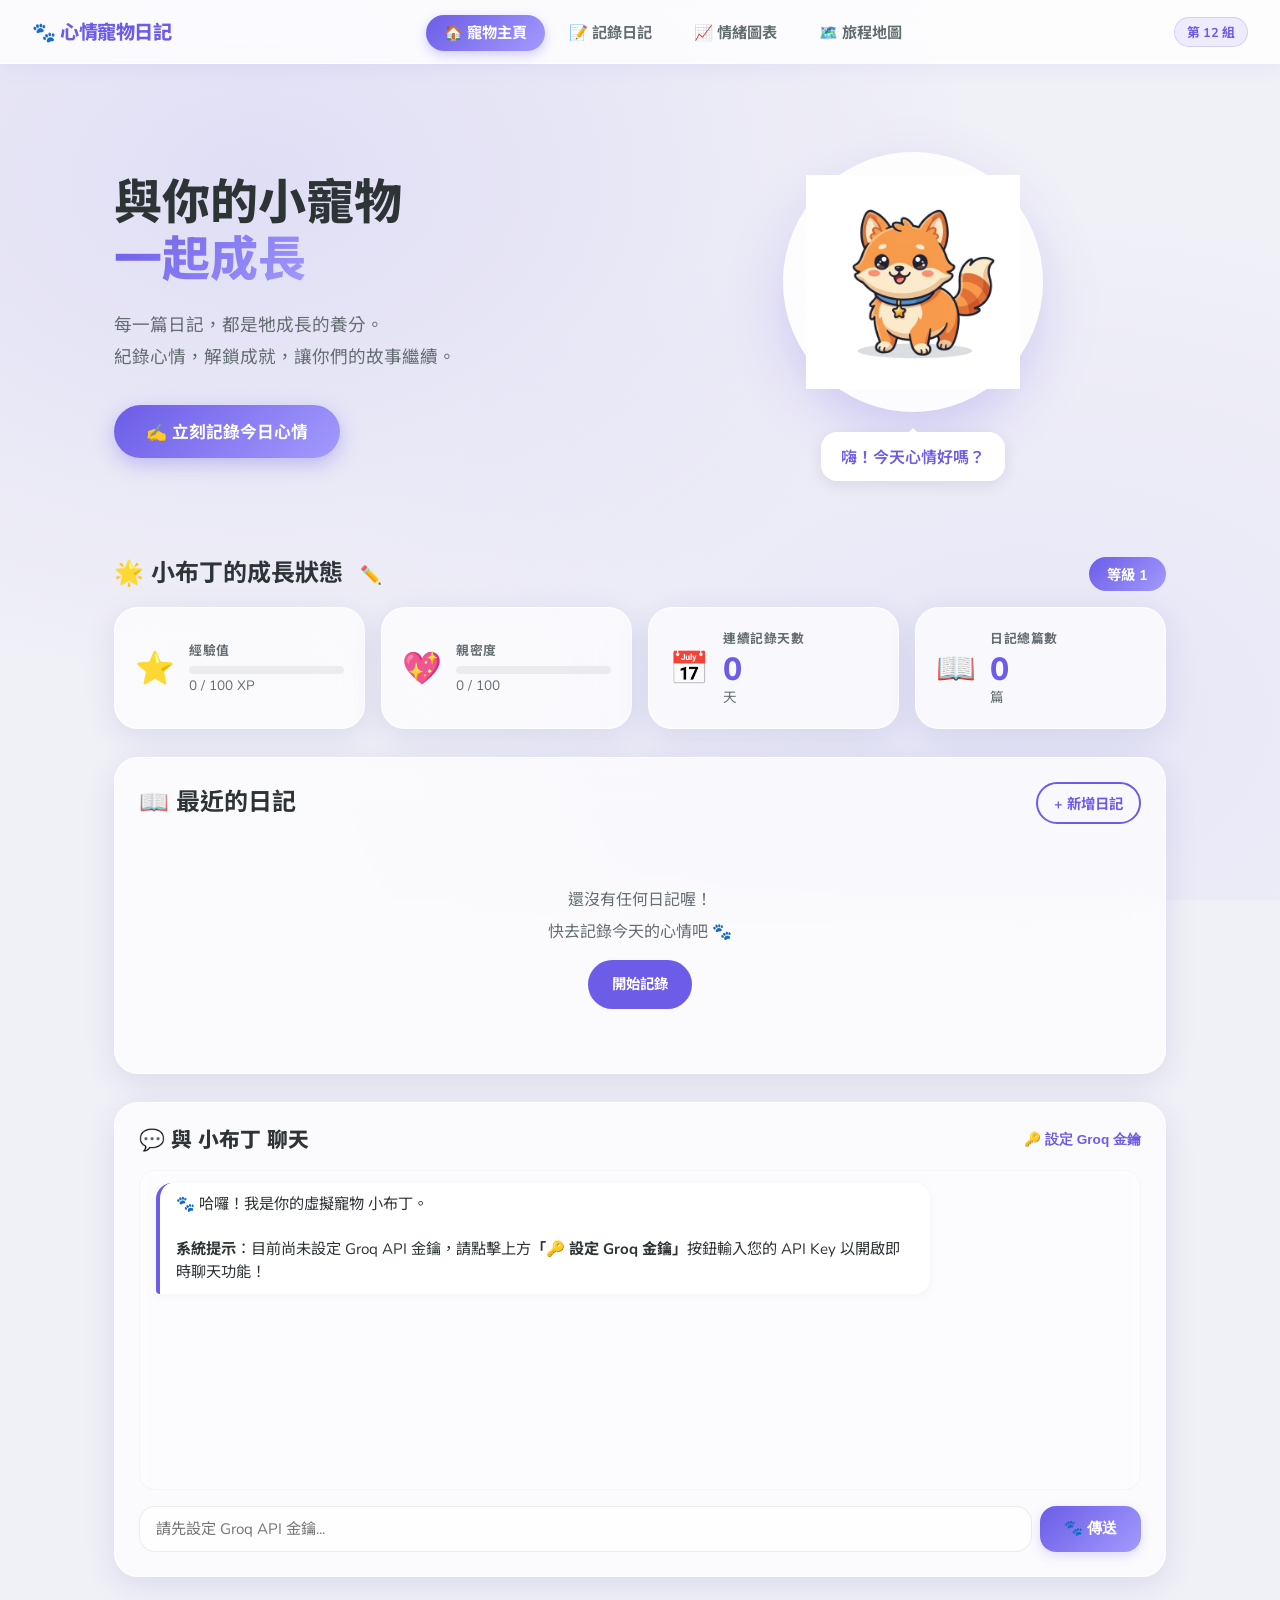
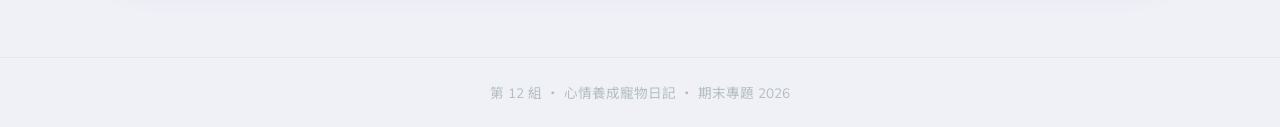
<file: index.html>
<!DOCTYPE html>
<html lang="zh-TW">
<head>
    <meta charset="UTF-8">
    <meta name="viewport" content="width=device-width, initial-scale=1.0">
    <title>心情養成寵物日記 | 首頁</title>
    <meta name="description" content="心情養成寵物日記 - 透過每日心情紀錄，陪伴你的虛擬寵物一起成長！">
    <link rel="stylesheet" href="style.css">
    <link href="https://fonts.googleapis.com/css2?family=Nunito:wght@400;600;700;800&family=Noto+Sans+TC:wght@400;500;700&display=swap" rel="stylesheet">
</head>
<body>

    <!-- 導覽列 -->
    <nav class="navbar" id="navbar">
        <div class="nav-brand">🐾 心情寵物日記</div>
        <ul class="nav-links">
            <li><a href="index.html" class="nav-link active" id="nav-home">🏠 寵物主頁</a></li>
            <li><a href="diary.html" class="nav-link" id="nav-diary">📝 記錄日記</a></li>
            <li><a href="analytics.html" class="nav-link" id="nav-analytics">📈 情緒圖表</a></li>
            <li><a href="journey.html" class="nav-link" id="nav-journey">🗺️ 旅程地圖</a></li>
        </ul>
        <div class="nav-group-badge">第 12 組</div>
    </nav>

    <div class="page-wrapper">

        <!-- 英雄區 -->
        <section class="hero-section">
            <div class="hero-text">
                <h1>與你的小寵物<br><span class="gradient-text">一起成長</span></h1>
                <p>每一篇日記，都是牠成長的養分。<br>紀錄心情，解鎖成就，讓你們的故事繼續。</p>
                <a href="diary.html" class="cta-btn" id="hero-cta-btn">✍️ 立刻記錄今日心情</a>
            </div>
            <div class="hero-pet">
                <div class="pet-aura"></div>
                <div class="pet-circle">
                    <img src="pet.png" alt="虛擬寵物小布丁" id="heroPetImage" class="hero-pet-img">
                </div>
                <div class="pet-speech-bubble" id="speechBubble">嗨！今天心情好嗎？</div>
            </div>
        </section>

        <!-- 寵物數值面板 -->
        <section class="stats-section">
            <div class="stats-header">
                <h2>🌟 <span id="petName">小布丁</span>的成長狀態 <button id="editPetNameBtn" class="edit-name-btn" title="修改寵物名字">✏️</button></h2>
                <span class="pet-name-tag" id="petNameTag">等級 <span id="petLevel">1</span></span>
            </div>
            <div class="stats-grid">
                <div class="stat-card glass-card">
                    <div class="stat-icon">⭐</div>
                    <div class="stat-info">
                        <label>經驗值</label>
                        <div class="progress-bar">
                            <div class="progress exp-bar" id="expBar" style="width: 20%;"></div>
                        </div>
                        <span class="stat-value" id="expValue">20 / 100 XP</span>
                    </div>
                </div>
                <div class="stat-card glass-card">
                    <div class="stat-icon">💖</div>
                    <div class="stat-info">
                        <label>親密度</label>
                        <div class="progress-bar">
                            <div class="progress intimacy-bar" id="intimacyBar" style="width: 50%;"></div>
                        </div>
                        <span class="stat-value" id="intimacyValue">50 / 100</span>
                    </div>
                </div>
                <div class="stat-card glass-card">
                    <div class="stat-icon">📅</div>
                    <div class="stat-info">
                        <label>連續記錄天數</label>
                        <div class="streak-count" id="streakCount">0</div>
                        <span class="stat-value">天</span>
                    </div>
                </div>
                <div class="stat-card glass-card">
                    <div class="stat-icon">📖</div>
                    <div class="stat-info">
                        <label>日記總篇數</label>
                        <div class="streak-count" id="diaryCount">0</div>
                        <span class="stat-value">篇</span>
                    </div>
                </div>
            </div>
        </section>

        <!-- 最近日記區 -->
        <section class="recent-section glass-card">
            <div class="recent-header">
                <h2>📖 最近的日記</h2>
                <a href="diary.html" class="link-btn" id="write-diary-btn">+ 新增日記</a>
            </div>
            <div id="recentDiaries" class="diary-preview-list">
                <div class="empty-state">
                    <p>還沒有任何日記喔！<br>快去記錄今天的心情吧 🐾</p>
                    <a href="diary.html" id="empty-state-diary-btn">開始記錄</a>
                </div>
            </div>
        </section>

        <!-- 寵物聊天對話區 -->
        <section class="chat-section glass-card">
            <div class="chat-header">
                <h2>💬 與 <span id="chatPetName">小布丁</span> 聊天</h2>
                <button id="apiKeyToggleBtn" class="api-key-toggle-btn">🔑 設定 Groq 金鑰</button>
            </div>
            
            <!-- API Key 摺疊設定欄 -->
            <div id="apiKeyPanel" class="api-key-panel hidden">
                <label for="apiKeyInput">輸入您的 Groq API Key (僅存在您的瀏覽器本地):</label>
                <div class="api-key-input-group">
                    <input type="password" id="apiKeyInput" placeholder="gsk_..." />
                    <button id="saveApiKeyBtn" class="api-key-save-btn">儲存金鑰</button>
                </div>
            </div>

            <!-- 聊天訊息視窗 -->
            <div class="chat-container" id="chatContainer">
                <div class="chat-msg bot" id="chatInitialMsg">
                    嗨！我是你的小寵物，今天想跟我聊點什麼呢？🐾
                </div>
            </div>

            <!-- 發送輸入區 -->
            <div class="chat-input-area">
                <input type="text" id="chatInput" placeholder="輸入訊息..." disabled />
                <button id="sendChatBtn" class="chat-send-btn" disabled>🐾 傳送</button>
            </div>
        </section>

    </div>

    <footer class="app-footer">
        <p>第 12 組 ・ 心情養成寵物日記 ・ 期末專題 2026</p>
    </footer>

    <script src="db.js"></script>
    <script src="ai-config.js"></script>
    <script>
        document.addEventListener('DOMContentLoaded', () => {
            const db = PetDB.load();

            // 更新寵物數值 UI
            document.getElementById('petName').textContent = db.pet.name || '小布丁';
            document.getElementById('petLevel').textContent = db.pet.level;
            document.getElementById('petNameTag').innerHTML = `等級 <span id="petLevel">${db.pet.level}</span>`;
            document.getElementById('expBar').style.width = db.pet.exp + '%';
            document.getElementById('expValue').textContent = `${db.pet.exp} / 100 XP`;
            document.getElementById('intimacyBar').style.width = db.pet.intimacy + '%';
            document.getElementById('intimacyValue').textContent = `${db.pet.intimacy} / 100`;
            document.getElementById('streakCount').textContent = db.pet.streak;
            document.getElementById('diaryCount').textContent = db.diaries.length;

            // 編輯名字事件
            document.getElementById('editPetNameBtn').addEventListener('click', () => {
                const currentName = db.pet.name || '小布丁';
                const newName = prompt('替你的小寵物取個新名字吧：', currentName);
                if (newName !== null) {
                    const trimmedName = newName.trim();
                    if (trimmedName === '') {
                        alert('名字不能為空喔！');
                        return;
                    }
                    if (trimmedName.length > 10) {
                        alert('名字最長只能 10 個字喔！');
                        return;
                    }
                    db.pet.name = trimmedName;
                    PetDB.save(db);
                    document.getElementById('petName').textContent = trimmedName;
                    
                    // 同步更新 img 的 alt 屬性以維持網頁資訊一致
                    const petImg = document.getElementById('heroPetImage');
                    if (petImg) {
                        petImg.alt = `虛擬寵物${trimmedName}`;
                    }
                }
            });

            // 動態語言泡泡
            const moodMessages = {
                '喜': '今天你心情不錯呢！謝謝你陪著我😊',
                '樂': '哇！感受到你的快樂了！一起跳舞吧！😆',
                '怒': '發生什麼不開心的事嗎？我在這裡陪你😤',
                '哀': '難過的時候也要記得我喔…抱抱🥺',
            };
            const lastDiary = db.diaries[db.diaries.length - 1];
            if (lastDiary) {
                document.getElementById('speechBubble').textContent = moodMessages[lastDiary.mood] || '嗨！今天心情好嗎？';
            }

            // 最近日記
            const container = document.getElementById('recentDiaries');
            if (db.diaries.length > 0) {
                const recent = db.diaries.slice(-3).reverse();
                container.innerHTML = recent.map(d => `
                    <div class="diary-preview-item">
                        <div class="diary-preview-mood">${PetDB.MOOD_ICONS[d.mood]}</div>
                        <div class="diary-preview-body">
                            <div class="diary-preview-date">${d.date}</div>
                            <div class="diary-preview-text">${d.text || '（沒有文字內容）'}</div>
                        </div>
                    </div>
                `).join('');
            }

            // ============ 🐾 AI 寵物聊天邏輯 ============
            const petName = db.pet.name || '小布丁';
            const chatPetNameEl = document.getElementById('chatPetName');
            if (chatPetNameEl) chatPetNameEl.textContent = petName;

            const chatContainer = document.getElementById('chatContainer');
            const chatInitialMsg = document.getElementById('chatInitialMsg');
            const chatInput = document.getElementById('chatInput');
            const sendChatBtn = document.getElementById('sendChatBtn');
            const apiKeyToggleBtn = document.getElementById('apiKeyToggleBtn');
            const apiKeyPanel = document.getElementById('apiKeyPanel');
            const apiKeyInput = document.getElementById('apiKeyInput');
            const saveApiKeyBtn = document.getElementById('saveApiKeyBtn');

            // 對話短期記憶歷史
            let chatHistory = [];

            // 載入 API Key
            let apiKey = localStorage.getItem('groq_api_key') || '';
            if (apiKey) {
                apiKeyInput.value = apiKey;
                enableChat(true);
                chatInitialMsg.textContent = `嗨！我是你的小寵物 ${petName}，很高興見到你！今天想跟我聊點什麼呢？🐾`;
            } else {
                enableChat(false);
                chatInitialMsg.innerHTML = `🐾 哈囉！我是你的虛擬寵物 ${petName}。<br><br><strong>系統提示</strong>：目前尚未設定 Groq API 金鑰，請點擊上方<strong>「🔑 設定 Groq 金鑰」</strong>按鈕輸入您的 API Key 以開啟即時聊天功能！`;
            }

            // 切換金鑰設定欄顯示
            apiKeyToggleBtn.addEventListener('click', () => {
                apiKeyPanel.classList.toggle('hidden');
            });

            // 儲存金鑰
            saveApiKeyBtn.addEventListener('click', () => {
                const keyVal = apiKeyInput.value.trim();
                if (keyVal) {
                    localStorage.setItem('groq_api_key', keyVal);
                    apiKey = keyVal;
                    apiKeyPanel.classList.add('hidden');
                    enableChat(true);
                    chatInitialMsg.textContent = `太棒了！金鑰儲存成功！我是你的小寵物 ${petName}，現在我們可以開始聊天囉！💖`;
                    clearSystemMessages();
                } else {
                    localStorage.removeItem('groq_api_key');
                    apiKey = '';
                    enableChat(false);
                    chatInitialMsg.innerHTML = `🐾 虛擬寵物 ${petName} 等待你的金鑰中。<br><br><strong>系統提示</strong>：請填入有效的 Groq API 金鑰。`;
                }
            });

            function enableChat(enabled) {
                chatInput.disabled = !enabled;
                sendChatBtn.disabled = !enabled;
                if (enabled) {
                    chatInput.placeholder = "對寵物說些話吧...";
                } else {
                    chatInput.placeholder = "請先設定 Groq API 金鑰...";
                }
            }

            function clearSystemMessages() {
                const sysMsgs = chatContainer.querySelectorAll('.chat-msg.system');
                sysMsgs.forEach(el => el.remove());
            }

            // 發送訊息邏輯
            async function handleSendMessage() {
                const text = chatInput.value.trim();
                if (!text || chatInput.disabled) return;

                // 1. 渲染使用者訊息
                appendMessage('user', text);
                chatInput.value = '';

                // 2. 存入記憶 (最多保留最近 3 輪/6 條訊息)
                chatHistory.push({ role: 'user', content: text });
                if (chatHistory.length > 6) {
                    chatHistory = chatHistory.slice(-6);
                }

                // 3. 顯示打字中動畫
                const typingEl = showTypingIndicator();
                scrollToBottom();

                try {
                    // 4. 組裝 API 請求
                    const currentDb = PetDB.load(); // 讀取最新狀態（可能名字剛改過）
                    const currentPetName = currentDb.pet.name || '小布丁';
                    const lastDiaryEntry = currentDb.diaries[currentDb.diaries.length - 1];
                    const systemPrompt = AIConfig.getSystemPrompt(currentPetName, currentDb.pet, lastDiaryEntry ? lastDiaryEntry.mood : null);
                    
                    const messages = [
                        { role: 'system', content: systemPrompt },
                        ...chatHistory
                    ];

                    // 5. 調用 Groq API
                    const result = await AIConfig.sendToGroq(messages, apiKey);
                    const reply = result.choices?.[0]?.message?.content || `(搖搖頭，沒有說話) 🐾`;

                    // 6. 移除打字中動畫並渲染回覆
                    typingEl.remove();
                    appendMessage('bot', reply);
                    
                    // 7. 將回覆存入記憶
                    chatHistory.push({ role: 'assistant', content: reply });
                } catch (error) {
                    console.error('Groq API Error:', error);
                    typingEl.remove();
                    appendMessage('system', `❌ 連線失敗：${error.message}。請確認您的 API 金鑰是否正確或網路是否暢通。`);
                }
                scrollToBottom();
            }

            function appendMessage(role, text) {
                const msgEl = document.createElement('div');
                msgEl.className = `chat-msg ${role}`;
                msgEl.style.whiteSpace = 'pre-wrap';
                msgEl.textContent = text;
                chatContainer.appendChild(msgEl);
            }

            function showTypingIndicator() {
                const indicator = document.createElement('div');
                indicator.className = 'typing-indicator';
                indicator.innerHTML = `
                    <div class="typing-dot"></div>
                    <div class="typing-dot"></div>
                    <div class="typing-dot"></div>
                `;
                chatContainer.appendChild(indicator);
                return indicator;
            }

            function scrollToBottom() {
                chatContainer.scrollTop = chatContainer.scrollHeight;
            }

            // 事件監聽
            sendChatBtn.addEventListener('click', handleSendMessage);
            chatInput.addEventListener('keydown', (e) => {
                if (e.key === 'Enter') {
                    handleSendMessage();
                }
            });

            // 監聽修改寵物名字的額外邏輯
            document.getElementById('editPetNameBtn').addEventListener('click', () => {
                setTimeout(() => {
                    const updatedDb = PetDB.load();
                    const updatedName = updatedDb.pet.name || '小布丁';
                    const nameSpan = document.getElementById('chatPetName');
                    if (nameSpan) nameSpan.textContent = updatedName;
                    
                    const apiKeySaved = localStorage.getItem('groq_api_key');
                    if (!apiKeySaved && chatInitialMsg) {
                        chatInitialMsg.innerHTML = `🐾 哈囉！我是你的虛擬寵物 ${updatedName}。<br><br><strong>系統提示</strong>：目前尚未設定 Groq API 金鑰，請點擊上方<strong>「🔑 設定 Groq 金鑰」</strong>按鈕輸入您的 API Key 以開啟即時聊天功能！`;
                    } else if (apiKeySaved && chatInitialMsg.textContent.startsWith('嗨！') || chatInitialMsg.textContent.startsWith('太棒了！')) {
                        chatInitialMsg.textContent = `嗨！我是你的小寵物 ${updatedName}，很高興見到你！今天想跟我聊點什麼呢？🐾`;
                    }
                }, 100);
            });
        });
    </script>
</body>
</html>
</file>
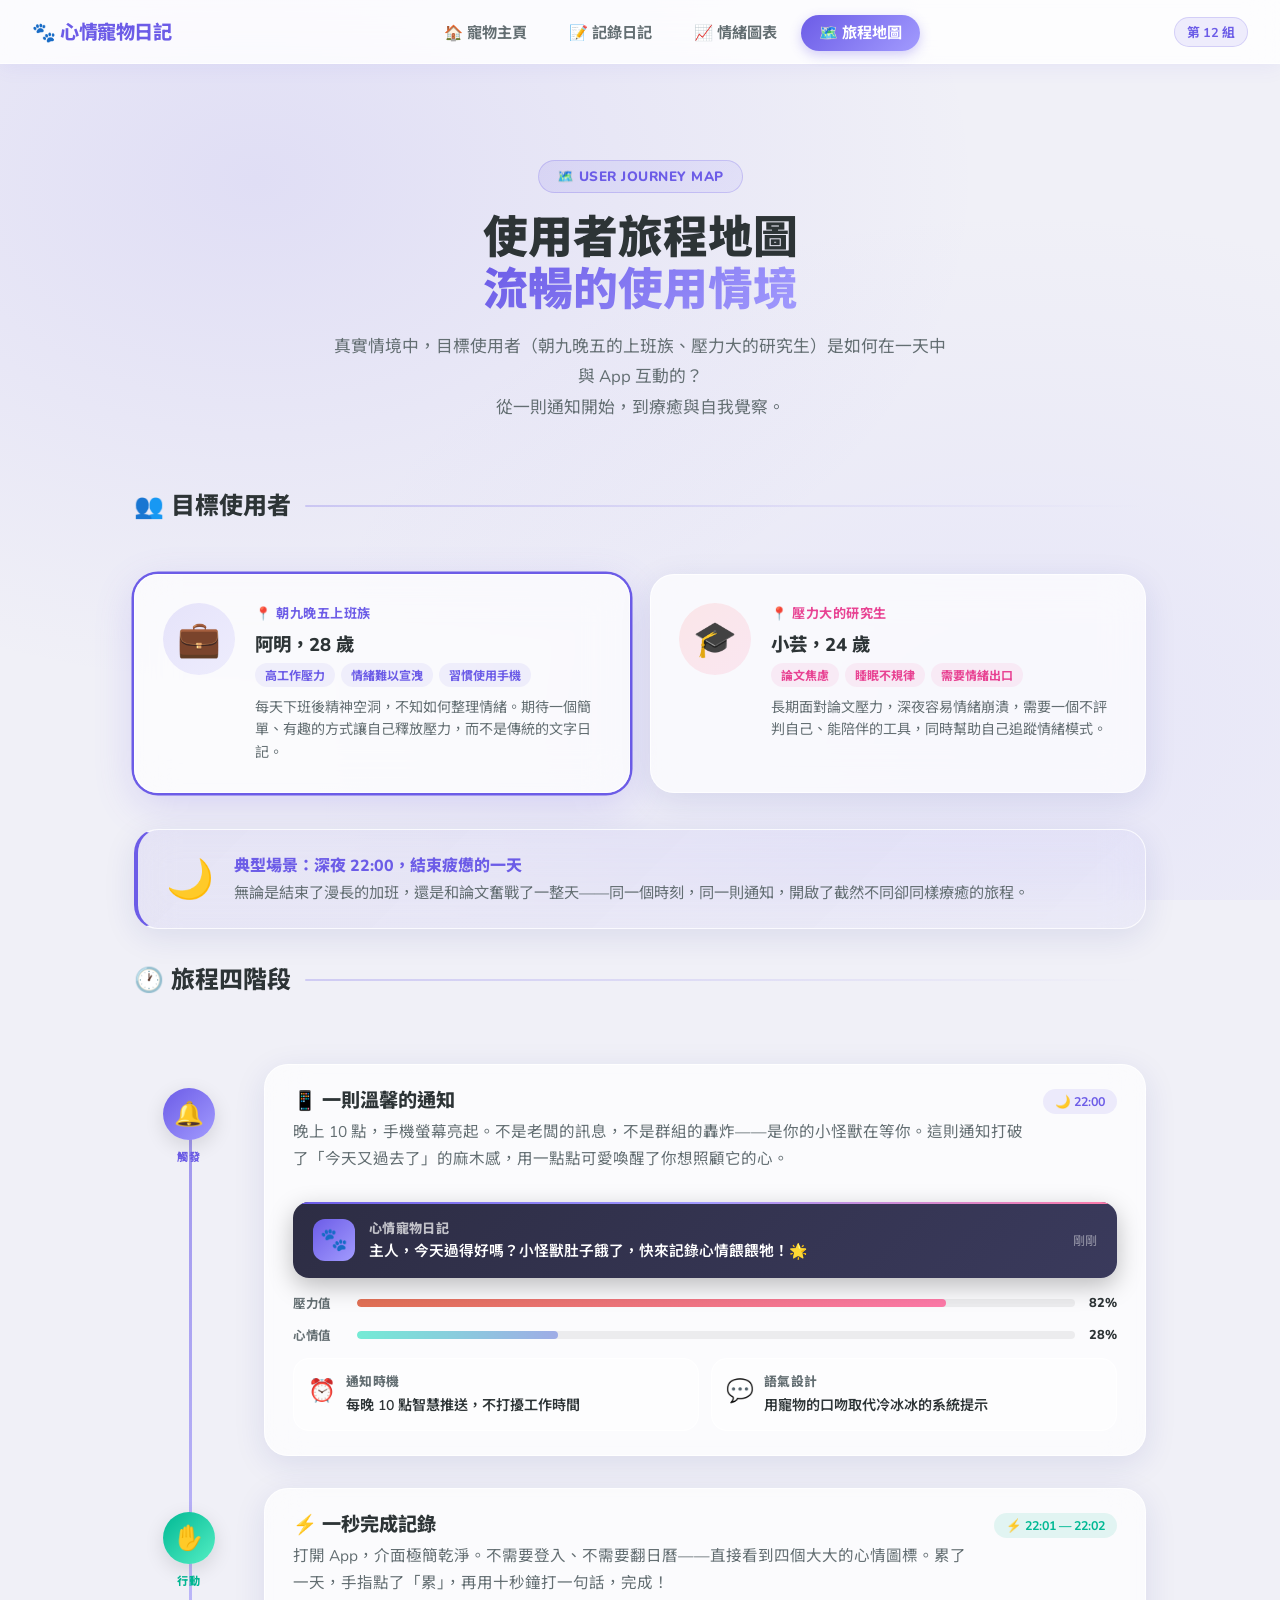
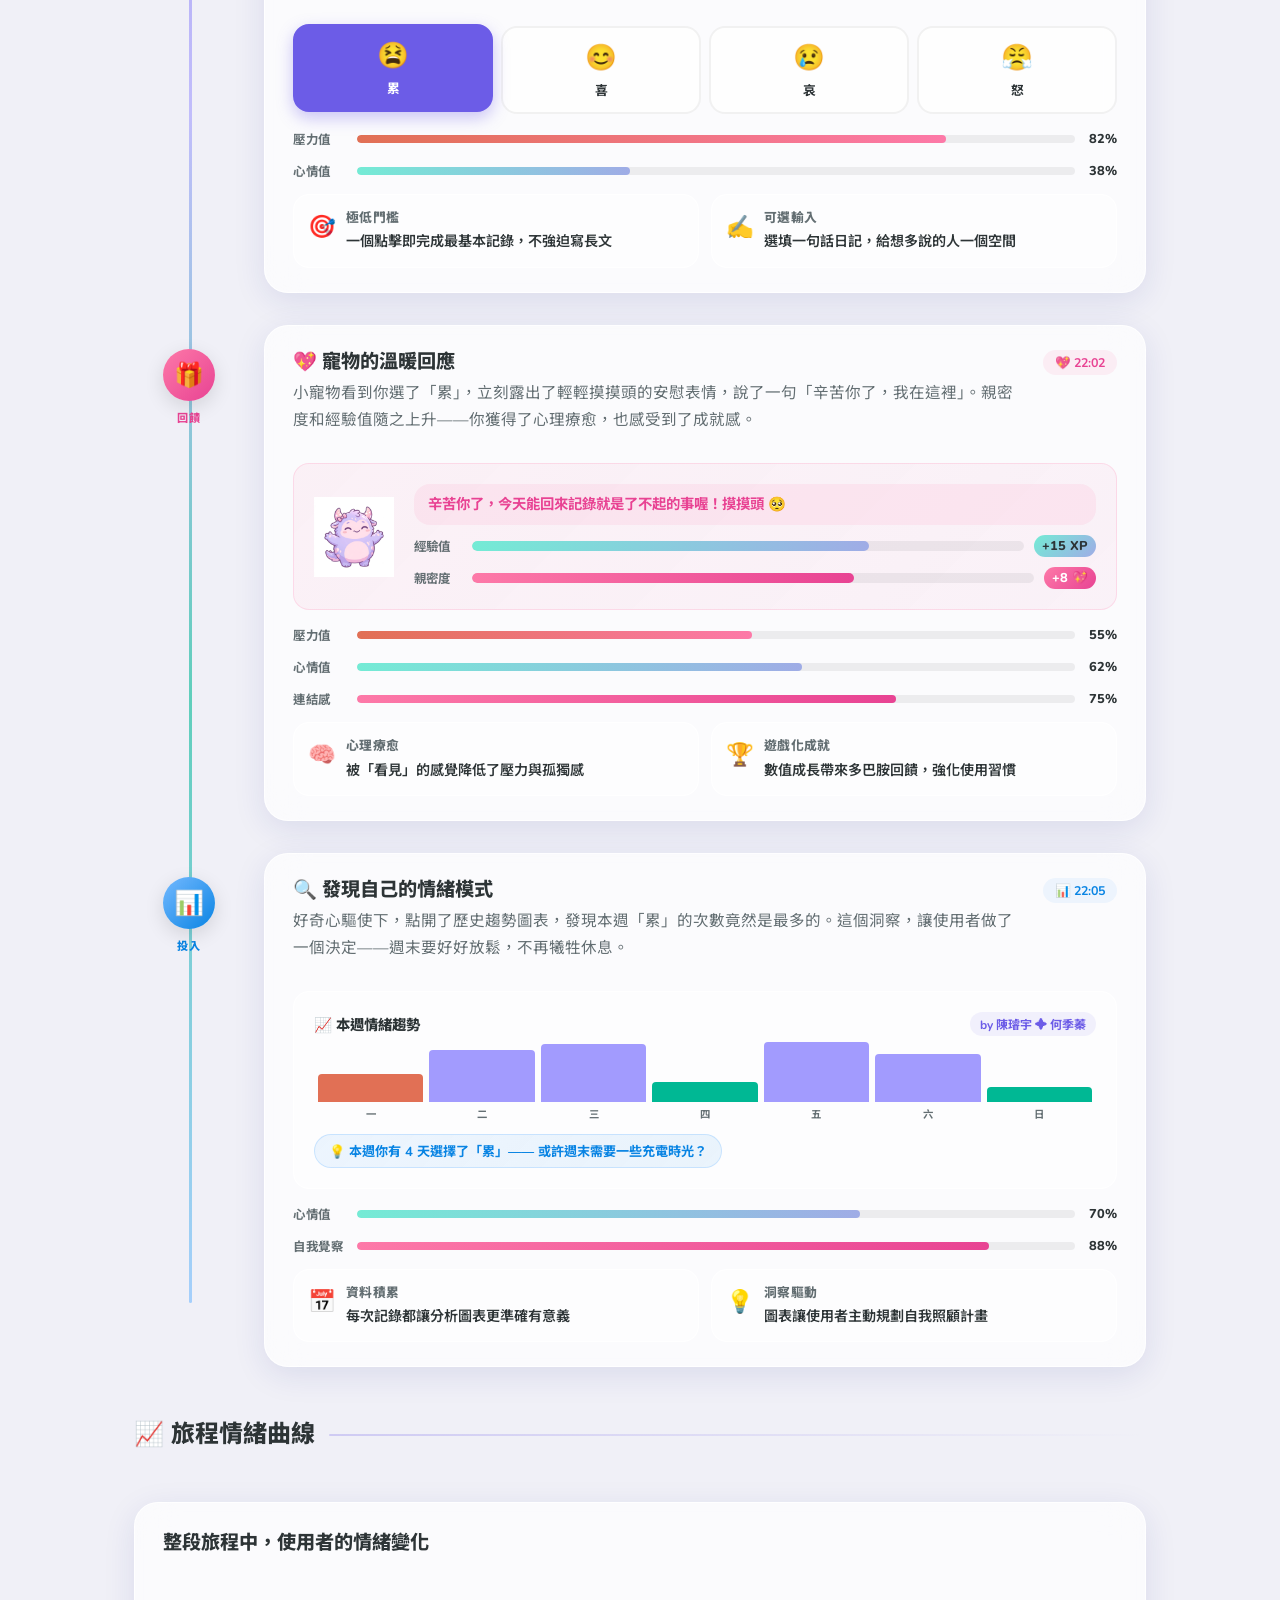
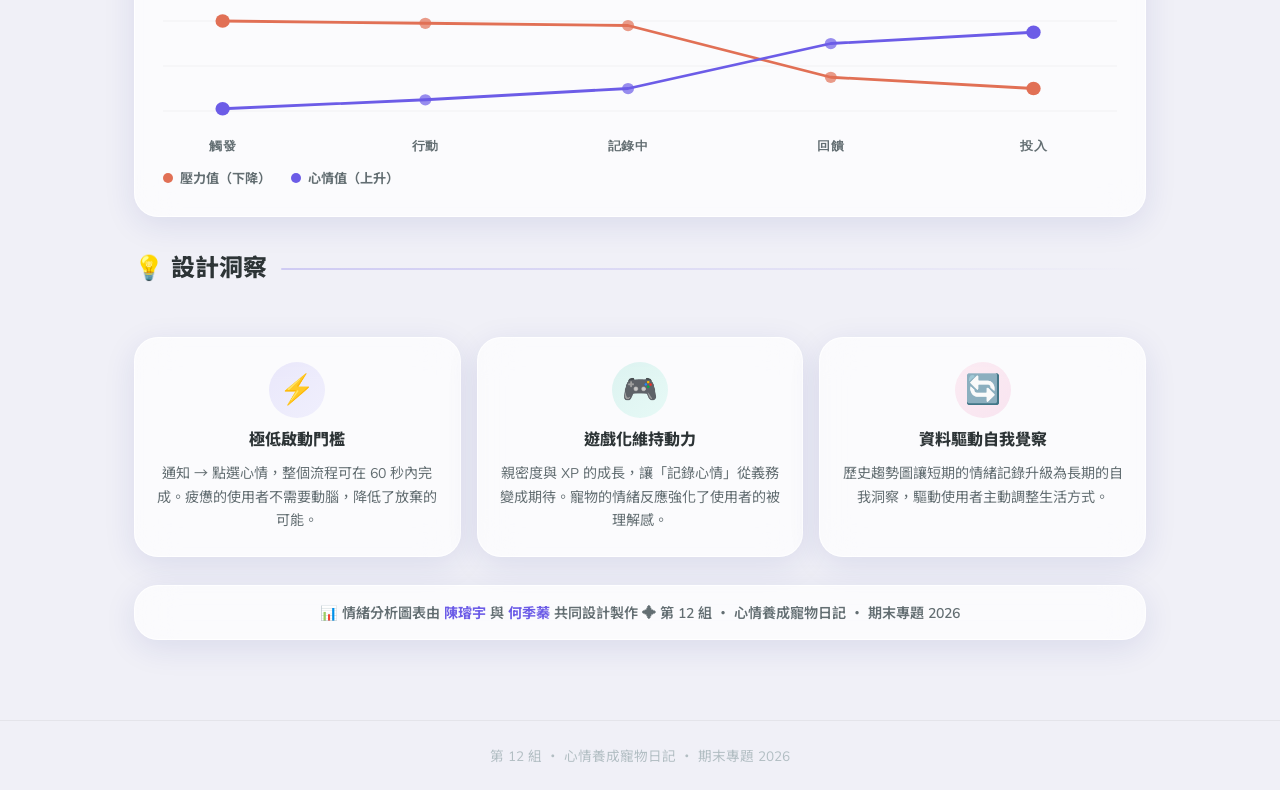
<file: journey.html>
<!DOCTYPE html>
<html lang="zh-TW">
<head>
    <meta charset="UTF-8">
    <meta name="viewport" content="width=device-width, initial-scale=1.0">
    <title>使用者旅程地圖 | 心情寵物日記</title>
    <meta name="description" content="心情養成寵物日記 — 使用者旅程地圖：朝九晚五上班族與壓力大的研究生如何與 App 互動的完整情境模擬">
    <link rel="stylesheet" href="style.css">
    <link href="https://fonts.googleapis.com/css2?family=Nunito:wght@400;600;700;800;900&family=Noto+Sans+TC:wght@400;500;700&display=swap" rel="stylesheet">
    <style>
        /* ====================================================
           使用者旅程地圖 — 專屬樣式
        ==================================================== */

        /* 頁面英雄區 */
        .journey-hero {
            text-align: center;
            padding: 56px 24px 32px;
            position: relative;
        }

        .journey-hero-badge {
            display: inline-flex;
            align-items: center;
            gap: 8px;
            background: linear-gradient(135deg, rgba(108,92,231,0.12), rgba(162,155,254,0.12));
            border: 1.5px solid rgba(108,92,231,0.25);
            color: var(--primary);
            font-size: 0.85rem;
            font-weight: 800;
            padding: 6px 18px;
            border-radius: 999px;
            margin-bottom: 20px;
            letter-spacing: 0.5px;
            text-transform: uppercase;
        }

        .journey-hero h1 {
            font-size: 2.8rem;
            font-weight: 900;
            line-height: 1.15;
            margin-bottom: 16px;
            color: var(--text-main);
        }

        .journey-hero p {
            font-size: 1.05rem;
            color: var(--text-muted);
            max-width: 620px;
            margin: 0 auto;
            line-height: 1.8;
        }

        /* ---- 使用者角色卡 ---- */
        .personas-section {
            display: grid;
            grid-template-columns: 1fr 1fr;
            gap: 20px;
            margin-bottom: 8px;
        }

        .persona-card {
            padding: 28px;
            display: flex;
            gap: 20px;
            align-items: flex-start;
            position: relative;
            overflow: hidden;
            cursor: pointer;
            transition: var(--transition);
        }

        .persona-card::before {
            content: '';
            position: absolute;
            inset: 0;
            opacity: 0;
            transition: opacity 0.3s ease;
            border-radius: var(--radius-lg);
        }

        .persona-card.worker::before {
            background: linear-gradient(135deg, rgba(108,92,231,0.06), rgba(162,155,254,0.06));
        }

        .persona-card.student::before {
            background: linear-gradient(135deg, rgba(255,118,117,0.06), rgba(253,121,168,0.06));
        }

        .persona-card:hover::before { opacity: 1; }

        .persona-card.active-persona {
            box-shadow: 0 0 0 2.5px var(--primary), 0 12px 40px rgba(108,92,231,0.2);
        }

        .persona-card.student.active-persona {
            box-shadow: 0 0 0 2.5px #e84393, 0 12px 40px rgba(232,67,147,0.2);
        }

        .persona-avatar {
            width: 72px;
            height: 72px;
            border-radius: 50%;
            display: flex;
            align-items: center;
            justify-content: center;
            font-size: 2.2rem;
            flex-shrink: 0;
            position: relative;
        }

        .persona-card.worker .persona-avatar {
            background: linear-gradient(135deg, rgba(108,92,231,0.15), rgba(162,155,254,0.15));
        }

        .persona-card.student .persona-avatar {
            background: linear-gradient(135deg, rgba(255,118,117,0.15), rgba(253,121,168,0.15));
        }

        .persona-info h3 {
            font-size: 1.15rem;
            font-weight: 800;
            color: var(--text-main);
            margin-bottom: 6px;
        }

        .persona-info .persona-role {
            font-size: 0.82rem;
            font-weight: 700;
            color: var(--primary);
            text-transform: uppercase;
            letter-spacing: 0.5px;
            margin-bottom: 10px;
        }

        .persona-card.student .persona-info .persona-role {
            color: #e84393;
        }

        .persona-tags {
            display: flex;
            flex-wrap: wrap;
            gap: 6px;
            margin-bottom: 10px;
        }

        .persona-tag {
            font-size: 0.75rem;
            font-weight: 700;
            padding: 3px 10px;
            border-radius: 999px;
            background: rgba(108,92,231,0.08);
            color: var(--primary);
        }

        .persona-card.student .persona-tag {
            background: rgba(232,67,147,0.08);
            color: #e84393;
        }

        .persona-pain {
            font-size: 0.88rem;
            color: var(--text-muted);
            line-height: 1.6;
        }

        /* ---- 旅程標題列 ---- */
        .journey-section-header {
            display: flex;
            align-items: center;
            gap: 14px;
            margin: 8px 0 24px;
        }

        .journey-section-header h2 {
            font-size: 1.5rem;
            font-weight: 800;
            color: var(--text-main);
            white-space: nowrap;
        }

        .section-line {
            flex: 1;
            height: 2px;
            background: linear-gradient(90deg, rgba(108,92,231,0.25), transparent);
            border-radius: 999px;
        }

        /* ---- 情境說明橫幅 ---- */
        .scenario-banner {
            padding: 22px 28px;
            display: flex;
            align-items: center;
            gap: 20px;
            background: linear-gradient(135deg, rgba(108,92,231,0.08), rgba(162,155,254,0.06));
            border-left: 4px solid var(--primary);
            border-radius: var(--radius-lg);
        }

        .scenario-banner .banner-icon {
            font-size: 2.4rem;
            flex-shrink: 0;
        }

        .scenario-banner .banner-text strong {
            display: block;
            font-size: 1rem;
            font-weight: 800;
            color: var(--primary);
            margin-bottom: 4px;
        }

        .scenario-banner .banner-text span {
            font-size: 0.95rem;
            color: var(--text-muted);
            line-height: 1.6;
        }

        /* ---- 旅程時間軸 ---- */
        .journey-timeline {
            position: relative;
            display: flex;
            flex-direction: column;
            gap: 0;
        }

        .timeline-connector {
            position: absolute;
            left: 55px;
            top: 80px;
            bottom: 80px;
            width: 3px;
            background: linear-gradient(180deg,
                rgba(108,92,231,0.6) 0%,
                rgba(162,155,254,0.6) 33%,
                rgba(0,184,148,0.6) 66%,
                rgba(116,185,255,0.6) 100%
            );
            border-radius: 999px;
        }

        /* 旅程步驟 */
        .journey-step {
            display: grid;
            grid-template-columns: 110px 1fr;
            gap: 0;
            position: relative;
            padding: 16px 0;
            opacity: 0;
            transform: translateX(-20px);
            transition: opacity 0.6s ease, transform 0.6s ease;
        }

        .journey-step.visible {
            opacity: 1;
            transform: translateX(0);
        }

        /* 左側時間軸節點 */
        .step-node {
            display: flex;
            flex-direction: column;
            align-items: center;
            gap: 8px;
            padding-top: 24px;
            position: relative;
            z-index: 2;
        }

        .node-icon {
            width: 52px;
            height: 52px;
            border-radius: 50%;
            display: flex;
            align-items: center;
            justify-content: center;
            font-size: 1.5rem;
            font-weight: 800;
            box-shadow: 0 6px 20px rgba(0,0,0,0.12);
            transition: transform 0.3s ease, box-shadow 0.3s ease;
            cursor: pointer;
            position: relative;
        }

        .node-icon::after {
            content: '';
            position: absolute;
            inset: -4px;
            border-radius: 50%;
            border: 2px solid transparent;
            transition: border-color 0.3s ease;
        }

        .journey-step:hover .node-icon {
            transform: scale(1.12);
            box-shadow: 0 10px 28px rgba(0,0,0,0.18);
        }

        .journey-step:hover .node-icon::after {
            border-color: currentColor;
            opacity: 0.4;
        }

        .node-step-label {
            font-size: 0.7rem;
            font-weight: 800;
            text-transform: uppercase;
            letter-spacing: 0.8px;
            text-align: center;
        }

        /* 步驟顏色主題 */
        .step-trigger .node-icon { background: linear-gradient(135deg, #6C5CE7, #A29BFE); color: white; }
        .step-trigger .node-step-label { color: #6C5CE7; }
        .step-action .node-icon { background: linear-gradient(135deg, #00b894, #55efc4); color: white; }
        .step-action .node-step-label { color: #00b894; }
        .step-reward .node-icon { background: linear-gradient(135deg, #fd79a8, #e84393); color: white; }
        .step-reward .node-step-label { color: #e84393; }
        .step-invest .node-icon { background: linear-gradient(135deg, #74b9ff, #0984e3); color: white; }
        .step-invest .node-step-label { color: #0984e3; }

        /* 步驟主體卡片 */
        .step-content {
            margin-left: 20px;
        }

        .step-card {
            padding: 24px 28px;
            border-radius: var(--radius-lg);
            transition: var(--transition);
            position: relative;
            overflow: hidden;
        }

        .step-card::after {
            content: '';
            position: absolute;
            right: 0;
            top: 0;
            bottom: 0;
            width: 5px;
            border-radius: 0 var(--radius-lg) var(--radius-lg) 0;
            transition: opacity 0.3s ease;
            opacity: 0;
        }

        .step-trigger .step-card::after { background: linear-gradient(180deg, #6C5CE7, #A29BFE); }
        .step-action .step-card::after { background: linear-gradient(180deg, #00b894, #55efc4); }
        .step-reward .step-card::after { background: linear-gradient(180deg, #fd79a8, #e84393); }
        .step-invest .step-card::after { background: linear-gradient(180deg, #74b9ff, #0984e3); }

        .journey-step:hover .step-card::after { opacity: 1; }

        .step-top {
            display: flex;
            align-items: flex-start;
            justify-content: space-between;
            gap: 16px;
            margin-bottom: 14px;
        }

        .step-meta h3 {
            font-size: 1.2rem;
            font-weight: 800;
            color: var(--text-main);
            margin-bottom: 4px;
        }

        .step-time-badge {
            display: inline-flex;
            align-items: center;
            gap: 5px;
            font-size: 0.78rem;
            font-weight: 700;
            padding: 4px 12px;
            border-radius: 999px;
            white-space: nowrap;
        }

        .step-trigger .step-time-badge { background: rgba(108,92,231,0.1); color: #6C5CE7; }
        .step-action .step-time-badge { background: rgba(0,184,148,0.1); color: #00b894; }
        .step-reward .step-time-badge { background: rgba(253,121,168,0.1); color: #e84393; }
        .step-invest .step-time-badge { background: rgba(116,185,255,0.1); color: #0984e3; }

        .step-desc {
            font-size: 0.97rem;
            color: var(--text-muted);
            line-height: 1.75;
            margin-bottom: 16px;
        }

        /* 情緒曲線指示器 */
        .emotion-row {
            display: flex;
            align-items: center;
            gap: 12px;
            margin-bottom: 14px;
        }

        .emotion-label {
            font-size: 0.78rem;
            font-weight: 700;
            color: var(--text-muted);
            text-transform: uppercase;
            letter-spacing: 0.5px;
            width: 52px;
            flex-shrink: 0;
        }

        .emotion-bar-wrap {
            flex: 1;
            height: 8px;
            background: rgba(0,0,0,0.06);
            border-radius: 999px;
            overflow: hidden;
        }

        .emotion-bar {
            height: 100%;
            border-radius: 999px;
            transition: width 1.2s cubic-bezier(0.4, 0, 0.2, 1);
            width: 0;
        }

        .emotion-bar.loaded { /* set by JS */ }

        .emotion-stress .emotion-bar { background: linear-gradient(90deg, #e17055, #fd79a8); }
        .emotion-mood .emotion-bar { background: linear-gradient(90deg, #74ebd5, #9face6); }
        .emotion-connect .emotion-bar { background: linear-gradient(90deg, #fd79a8, #e84393); }

        .emotion-val {
            font-size: 0.8rem;
            font-weight: 800;
            color: var(--text-main);
            width: 30px;
            text-align: right;
            flex-shrink: 0;
        }

        /* 步驟詳細互動內容 */
        .step-detail-grid {
            display: grid;
            grid-template-columns: 1fr 1fr;
            gap: 12px;
            margin-top: 4px;
        }

        .detail-chip {
            display: flex;
            align-items: flex-start;
            gap: 10px;
            padding: 14px;
            border-radius: var(--radius-md);
            background: rgba(255,255,255,0.5);
            border: 1px solid rgba(255,255,255,0.8);
            font-size: 0.88rem;
            line-height: 1.5;
            transition: var(--transition);
        }

        .detail-chip:hover {
            background: rgba(255,255,255,0.85);
            transform: translateY(-2px);
        }

        .detail-chip .chip-icon {
            font-size: 1.4rem;
            flex-shrink: 0;
            margin-top: 1px;
        }

        .detail-chip .chip-body strong {
            display: block;
            font-size: 0.8rem;
            font-weight: 800;
            color: var(--text-muted);
            text-transform: uppercase;
            letter-spacing: 0.3px;
            margin-bottom: 3px;
        }

        .detail-chip .chip-body span {
            color: var(--text-main);
            font-weight: 600;
        }

        /* 通知卡模擬 */
        .notif-card {
            display: flex;
            align-items: center;
            gap: 14px;
            padding: 16px 20px;
            background: linear-gradient(135deg, #2d2d44, #3a3a5c);
            border-radius: var(--radius-md);
            box-shadow: 0 8px 24px rgba(0,0,0,0.25);
            color: white;
            margin-bottom: 16px;
            position: relative;
            overflow: hidden;
            animation: notifPulse 3s ease-in-out infinite;
        }

        @keyframes notifPulse {
            0%, 100% { box-shadow: 0 8px 24px rgba(108,92,231,0.25); }
            50% { box-shadow: 0 12px 32px rgba(108,92,231,0.45); }
        }

        .notif-card::before {
            content: '';
            position: absolute;
            top: 0;
            left: 0;
            right: 0;
            height: 2px;
            background: linear-gradient(90deg, #6C5CE7, #A29BFE, #fd79a8);
        }

        .notif-app-icon {
            width: 42px;
            height: 42px;
            border-radius: 12px;
            background: linear-gradient(135deg, #6C5CE7, #A29BFE);
            display: flex;
            align-items: center;
            justify-content: center;
            font-size: 1.4rem;
            flex-shrink: 0;
        }

        .notif-body {
            flex: 1;
        }

        .notif-title {
            font-size: 0.82rem;
            font-weight: 800;
            opacity: 0.7;
            margin-bottom: 3px;
            letter-spacing: 0.3px;
        }

        .notif-text {
            font-size: 0.92rem;
            font-weight: 600;
            line-height: 1.4;
        }

        .notif-time {
            font-size: 0.75rem;
            opacity: 0.5;
            flex-shrink: 0;
        }

        /* 手機介面模擬 */
        .phone-mockup {
            display: flex;
            gap: 16px;
            flex-wrap: wrap;
        }

        .mood-grid-demo {
            display: grid;
            grid-template-columns: repeat(4, 1fr);
            gap: 8px;
            flex: 1;
        }

        .mood-demo-btn {
            display: flex;
            flex-direction: column;
            align-items: center;
            gap: 5px;
            padding: 12px 6px;
            border-radius: var(--radius-md);
            background: rgba(255,255,255,0.6);
            border: 2px solid rgba(0,0,0,0.05);
            font-size: 0.8rem;
            font-weight: 700;
            transition: var(--transition);
            cursor: pointer;
        }

        .mood-demo-btn:hover { transform: translateY(-2px); background: rgba(255,255,255,0.9); }

        .mood-demo-btn.selected-demo {
            background: #6C5CE7;
            border-color: #6C5CE7;
            color: white;
            transform: translateY(-2px);
            box-shadow: 0 6px 16px rgba(108,92,231,0.35);
        }

        .mood-demo-btn .demo-icon { font-size: 1.6rem; }

        /* 寵物回饋展示 */
        .pet-reward-display {
            display: flex;
            align-items: center;
            gap: 20px;
            padding: 20px;
            background: linear-gradient(135deg, rgba(253,121,168,0.08), rgba(232,67,147,0.05));
            border-radius: var(--radius-md);
            border: 1.5px solid rgba(253,121,168,0.2);
        }

        .pet-reward-img {
            width: 80px;
            height: 80px;
            object-fit: contain;
            animation: float 3s ease-in-out infinite;
        }

        .reward-stats {
            flex: 1;
            display: flex;
            flex-direction: column;
            gap: 10px;
        }

        .reward-stat-item {
            display: flex;
            align-items: center;
            gap: 10px;
        }

        .reward-stat-item label {
            font-size: 0.78rem;
            font-weight: 700;
            color: var(--text-muted);
            width: 48px;
        }

        .reward-bar {
            flex: 1;
            height: 10px;
            background: rgba(0,0,0,0.06);
            border-radius: 999px;
            overflow: hidden;
        }

        .reward-bar-fill {
            height: 100%;
            border-radius: 999px;
            animation: growBar 1.5s cubic-bezier(0.4, 0, 0.2, 1) forwards;
        }

        @keyframes growBar {
            from { width: 0%; }
        }

        .exp-fill { background: linear-gradient(90deg, #74ebd5, #9face6); width: 72%; }
        .intimacy-fill { background: linear-gradient(90deg, #fd79a8, #e84393); width: 68%; }

        .reward-plus-badge {
            font-size: 0.8rem;
            font-weight: 800;
            color: white;
            padding: 2px 8px;
            border-radius: 999px;
            flex-shrink: 0;
        }

        .exp-badge { background: linear-gradient(135deg, #74ebd5, #9face6); color: #2d3436; }
        .intimacy-badge { background: linear-gradient(135deg, #fd79a8, #e84393); }

        .speech-reward {
            font-size: 0.9rem;
            font-weight: 700;
            color: #e84393;
            background: rgba(253,121,168,0.1);
            border-radius: var(--radius-md);
            padding: 10px 14px;
            line-height: 1.5;
        }

        /* 圖表模擬區 */
        .chart-demo-area {
            padding: 20px;
            background: rgba(255,255,255,0.5);
            border-radius: var(--radius-md);
            border: 1px solid rgba(255,255,255,0.8);
        }

        .chart-demo-header {
            display: flex;
            justify-content: space-between;
            align-items: center;
            margin-bottom: 16px;
        }

        .chart-demo-title {
            font-size: 0.9rem;
            font-weight: 800;
            color: var(--text-main);
        }

        .chart-demo-author {
            font-size: 0.75rem;
            color: var(--primary);
            font-weight: 700;
            background: rgba(108,92,231,0.08);
            padding: 3px 10px;
            border-radius: 999px;
        }

        .mini-chart {
            display: flex;
            align-items: flex-end;
            gap: 6px;
            height: 70px;
            padding: 0 4px;
        }

        .mini-bar-group {
            flex: 1;
            display: flex;
            flex-direction: column;
            align-items: center;
            gap: 4px;
        }

        .mini-bar {
            width: 100%;
            border-radius: 4px 4px 0 0;
            transition: height 1s cubic-bezier(0.4, 0, 0.2, 1);
            animation: barGrow 1.5s ease forwards;
            animation-delay: calc(var(--i) * 0.08s);
            height: 0;
        }

        @keyframes barGrow {
            from { height: 0; }
            to { height: var(--h); }
        }

        .mini-day {
            font-size: 0.65rem;
            color: var(--text-muted);
            font-weight: 700;
        }

        .insight-tag {
            display: inline-flex;
            align-items: center;
            gap: 6px;
            margin-top: 12px;
            padding: 6px 14px;
            background: linear-gradient(135deg, rgba(116,185,255,0.12), rgba(9,132,227,0.08));
            border: 1.5px solid rgba(116,185,255,0.3);
            border-radius: 999px;
            font-size: 0.82rem;
            font-weight: 700;
            color: #0984e3;
        }

        /* ---- 整體情緒曲線圖 ---- */
        .emotion-curve-section {
            padding: 28px;
        }

        .emotion-curve-section h2 {
            font-size: 1.2rem;
            font-weight: 800;
            margin-bottom: 20px;
            color: var(--text-main);
        }

        .curve-chart-wrap {
            position: relative;
            height: 180px;
            width: 100%;
        }

        .curve-svg {
            width: 100%;
            height: 100%;
        }

        .curve-legend {
            display: flex;
            gap: 20px;
            margin-top: 12px;
            flex-wrap: wrap;
        }

        .legend-item {
            display: flex;
            align-items: center;
            gap: 7px;
            font-size: 0.82rem;
            font-weight: 700;
            color: var(--text-muted);
        }

        .legend-dot {
            width: 10px;
            height: 10px;
            border-radius: 50%;
        }

        /* ---- 設計洞察摘要 ---- */
        .insights-grid {
            display: grid;
            grid-template-columns: repeat(3, 1fr);
            gap: 16px;
        }

        .insight-card {
            padding: 24px 20px;
            text-align: center;
            display: flex;
            flex-direction: column;
            align-items: center;
            gap: 12px;
        }

        .insight-icon-wrap {
            width: 56px;
            height: 56px;
            border-radius: 50%;
            display: flex;
            align-items: center;
            justify-content: center;
            font-size: 1.8rem;
        }

        .insight-card:nth-child(1) .insight-icon-wrap { background: linear-gradient(135deg, rgba(108,92,231,0.12), rgba(162,155,254,0.12)); }
        .insight-card:nth-child(2) .insight-icon-wrap { background: linear-gradient(135deg, rgba(0,184,148,0.12), rgba(85,239,196,0.12)); }
        .insight-card:nth-child(3) .insight-icon-wrap { background: linear-gradient(135deg, rgba(253,121,168,0.12), rgba(232,67,147,0.12)); }

        .insight-card h3 {
            font-size: 1rem;
            font-weight: 800;
            color: var(--text-main);
        }

        .insight-card p {
            font-size: 0.88rem;
            color: var(--text-muted);
            line-height: 1.65;
        }

        /* ---- 製作者署名 ---- */
        .credits-bar {
            text-align: center;
            padding: 16px;
            font-size: 0.88rem;
            color: var(--text-muted);
            font-weight: 600;
        }

        .credits-bar strong {
            color: var(--primary);
        }

        /* ---- RWD ---- */
        @media (max-width: 900px) {
            .personas-section { grid-template-columns: 1fr; }
            .step-detail-grid { grid-template-columns: 1fr; }
            .insights-grid { grid-template-columns: 1fr; }
            .journey-hero h1 { font-size: 2rem; }
            .timeline-connector { left: 45px; }
            .journey-step { grid-template-columns: 90px 1fr; }
        }

        @media (max-width: 600px) {
            .journey-step { grid-template-columns: 80px 1fr; }
            .step-card { padding: 18px; }
            .mood-grid-demo { grid-template-columns: repeat(2, 1fr); }
        }
    </style>
</head>
<body>

    <!-- 導覽列 -->
    <nav class="navbar" id="navbar">
        <div class="nav-brand">🐾 心情寵物日記</div>
        <ul class="nav-links">
            <li><a href="index.html" class="nav-link" id="nav-home">🏠 寵物主頁</a></li>
            <li><a href="diary.html" class="nav-link" id="nav-diary">📝 記錄日記</a></li>
            <li><a href="analytics.html" class="nav-link" id="nav-analytics">📈 情緒圖表</a></li>
            <li><a href="journey.html" class="nav-link active" id="nav-journey">🗺️ 旅程地圖</a></li>
        </ul>
        <div class="nav-group-badge">第 12 組</div>
    </nav>

    <div class="page-wrapper" style="max-width:1060px;">

        <!-- 頁面英雄 -->
        <section class="journey-hero">
            <div class="journey-hero-badge">🗺️ User Journey Map</div>
            <h1>使用者旅程地圖<br><span class="gradient-text">流暢的使用情境</span></h1>
            <p>真實情境中，目標使用者（朝九晚五的上班族、壓力大的研究生）是如何在一天中與 App 互動的？<br>從一則通知開始，到療癒與自我覺察。</p>
        </section>

        <!-- 使用者角色 -->
        <div class="journey-section-header">
            <h2>👥 目標使用者</h2>
            <div class="section-line"></div>
        </div>

        <div class="personas-section">
            <!-- 上班族 -->
            <div class="persona-card glass-card worker active-persona" id="persona-worker" onclick="selectPersona('worker')">
                <div class="persona-avatar">💼</div>
                <div class="persona-info">
                    <div class="persona-role">📍 朝九晚五上班族</div>
                    <h3>阿明，28 歲</h3>
                    <div class="persona-tags">
                        <span class="persona-tag">高工作壓力</span>
                        <span class="persona-tag">情緒難以宣洩</span>
                        <span class="persona-tag">習慣使用手機</span>
                    </div>
                    <p class="persona-pain">每天下班後精神空洞，不知如何整理情緒。期待一個簡單、有趣的方式讓自己釋放壓力，而不是傳統的文字日記。</p>
                </div>
            </div>

            <!-- 研究生 -->
            <div class="persona-card glass-card student" id="persona-student" onclick="selectPersona('student')">
                <div class="persona-avatar">🎓</div>
                <div class="persona-info">
                    <div class="persona-role">📍 壓力大的研究生</div>
                    <h3>小芸，24 歲</h3>
                    <div class="persona-tags">
                        <span class="persona-tag">論文焦慮</span>
                        <span class="persona-tag">睡眠不規律</span>
                        <span class="persona-tag">需要情緒出口</span>
                    </div>
                    <p class="persona-pain">長期面對論文壓力，深夜容易情緒崩潰，需要一個不評判自己、能陪伴的工具，同時幫助自己追蹤情緒模式。</p>
                </div>
            </div>
        </div>

        <!-- 情境說明 -->
        <div class="scenario-banner glass-card">
            <div class="banner-icon">🌙</div>
            <div class="banner-text">
                <strong>典型場景：深夜 22:00，結束疲憊的一天</strong>
                <span>無論是結束了漫長的加班，還是和論文奮戰了一整天——同一個時刻，同一則通知，開啟了截然不同卻同樣療癒的旅程。</span>
            </div>
        </div>

        <!-- 旅程地圖主體 -->
        <div class="journey-section-header">
            <h2>🕐 旅程四階段</h2>
            <div class="section-line"></div>
        </div>

        <div class="journey-timeline">
            <div class="timeline-connector"></div>

            <!-- ① 觸發 Trigger -->
            <div class="journey-step step-trigger" id="step-1">
                <div class="step-node">
                    <div class="node-icon">🔔</div>
                    <div class="node-step-label">觸發</div>
                </div>
                <div class="step-content">
                    <div class="step-card glass-card">
                        <div class="step-top">
                            <div class="step-meta">
                                <h3>📱 一則溫馨的通知</h3>
                                <p class="step-desc">晚上 10 點，手機螢幕亮起。不是老闆的訊息，不是群組的轟炸——是你的小怪獸在等你。這則通知打破了「今天又過去了」的麻木感，用一點點可愛喚醒了你想照顧它的心。</p>
                            </div>
                            <div class="step-time-badge">🌙 22:00</div>
                        </div>

                        <!-- 手機通知模擬 -->
                        <div class="notif-card">
                            <div class="notif-app-icon">🐾</div>
                            <div class="notif-body">
                                <div class="notif-title">心情寵物日記</div>
                                <div class="notif-text">主人，今天過得好嗎？小怪獸肚子餓了，快來記錄心情餵餵牠！🌟</div>
                            </div>
                            <div class="notif-time">剛剛</div>
                        </div>

                        <!-- 情緒指標 -->
                        <div class="emotion-row emotion-stress">
                            <span class="emotion-label">壓力值</span>
                            <div class="emotion-bar-wrap"><div class="emotion-bar" data-width="82"></div></div>
                            <span class="emotion-val">82%</span>
                        </div>
                        <div class="emotion-row emotion-mood">
                            <span class="emotion-label">心情值</span>
                            <div class="emotion-bar-wrap"><div class="emotion-bar" data-width="28"></div></div>
                            <span class="emotion-val">28%</span>
                        </div>

                        <div class="step-detail-grid">
                            <div class="detail-chip">
                                <div class="chip-icon">⏰</div>
                                <div class="chip-body">
                                    <strong>通知時機</strong>
                                    <span>每晚 10 點智慧推送，不打擾工作時間</span>
                                </div>
                            </div>
                            <div class="detail-chip">
                                <div class="chip-icon">💬</div>
                                <div class="chip-body">
                                    <strong>語氣設計</strong>
                                    <span>用寵物的口吻取代冷冰冰的系統提示</span>
                                </div>
                            </div>
                        </div>
                    </div>
                </div>
            </div>

            <!-- ② 行動 Action -->
            <div class="journey-step step-action" id="step-2">
                <div class="step-node">
                    <div class="node-icon">✋</div>
                    <div class="node-step-label">行動</div>
                </div>
                <div class="step-content">
                    <div class="step-card glass-card">
                        <div class="step-top">
                            <div class="step-meta">
                                <h3>⚡ 一秒完成記錄</h3>
                                <p class="step-desc">打開 App，介面極簡乾淨。不需要登入、不需要翻日曆——直接看到四個大大的心情圖標。累了一天，手指點了「累」，再用十秒鐘打一句話，完成！</p>
                            </div>
                            <div class="step-time-badge">⚡ 22:01 — 22:02</div>
                        </div>

                        <!-- 心情選擇模擬 -->
                        <div class="mood-grid-demo" style="margin-bottom:16px;">
                            <div class="mood-demo-btn selected-demo" id="demo-tired" onclick="selectMoodDemo('tired')">
                                <div class="demo-icon">😫</div>
                                <span>累</span>
                            </div>
                            <div class="mood-demo-btn" id="demo-happy" onclick="selectMoodDemo('happy')">
                                <div class="demo-icon">😊</div>
                                <span>喜</span>
                            </div>
                            <div class="mood-demo-btn" id="demo-sad" onclick="selectMoodDemo('sad')">
                                <div class="demo-icon">😢</div>
                                <span>哀</span>
                            </div>
                            <div class="mood-demo-btn" id="demo-angry" onclick="selectMoodDemo('angry')">
                                <div class="demo-icon">😤</div>
                                <span>怒</span>
                            </div>
                        </div>

                        <!-- 情緒指標 -->
                        <div class="emotion-row emotion-stress">
                            <span class="emotion-label">壓力值</span>
                            <div class="emotion-bar-wrap"><div class="emotion-bar" data-width="82"></div></div>
                            <span class="emotion-val">82%</span>
                        </div>
                        <div class="emotion-row emotion-mood">
                            <span class="emotion-label">心情值</span>
                            <div class="emotion-bar-wrap"><div class="emotion-bar" data-width="38"></div></div>
                            <span class="emotion-val">38%</span>
                        </div>

                        <div class="step-detail-grid">
                            <div class="detail-chip">
                                <div class="chip-icon">🎯</div>
                                <div class="chip-body">
                                    <strong>極低門檻</strong>
                                    <span>一個點擊即完成最基本記錄，不強迫寫長文</span>
                                </div>
                            </div>
                            <div class="detail-chip">
                                <div class="chip-icon">✍️</div>
                                <div class="chip-body">
                                    <strong>可選輸入</strong>
                                    <span>選填一句話日記，給想多說的人一個空間</span>
                                </div>
                            </div>
                        </div>
                    </div>
                </div>
            </div>

            <!-- ③ 回饋 Reward -->
            <div class="journey-step step-reward" id="step-3">
                <div class="step-node">
                    <div class="node-icon">🎁</div>
                    <div class="node-step-label">回饋</div>
                </div>
                <div class="step-content">
                    <div class="step-card glass-card">
                        <div class="step-top">
                            <div class="step-meta">
                                <h3>💖 寵物的溫暖回應</h3>
                                <p class="step-desc">小寵物看到你選了「累」，立刻露出了輕輕摸摸頭的安慰表情，說了一句「辛苦你了，我在這裡」。親密度和經驗值隨之上升——你獲得了心理療愈，也感受到了成就感。</p>
                            </div>
                            <div class="step-time-badge">💖 22:02</div>
                        </div>

                        <!-- 寵物回饋展示 -->
                        <div class="pet-reward-display" style="margin-bottom:16px;">
                            <img src="pet_comfort.png" alt="寵物安慰表情" class="pet-reward-img" onerror="this.style.fontSize='3rem'; this.style.width='80px'; this.outerHTML='<div style=\'font-size:3rem; width:80px; text-align:center;\'>🥺</div>'">
                            <div class="reward-stats">
                                <div class="speech-reward">辛苦你了，今天能回來記錄就是了不起的事喔！摸摸頭 🥺</div>
                                <div class="reward-stat-item">
                                    <label>經驗值</label>
                                    <div class="reward-bar"><div class="reward-bar-fill exp-fill"></div></div>
                                    <span class="reward-plus-badge exp-badge">+15 XP</span>
                                </div>
                                <div class="reward-stat-item">
                                    <label>親密度</label>
                                    <div class="reward-bar"><div class="reward-bar-fill intimacy-fill"></div></div>
                                    <span class="reward-plus-badge intimacy-badge">+8 💖</span>
                                </div>
                            </div>
                        </div>

                        <!-- 情緒指標 -->
                        <div class="emotion-row emotion-stress">
                            <span class="emotion-label">壓力值</span>
                            <div class="emotion-bar-wrap"><div class="emotion-bar" data-width="55"></div></div>
                            <span class="emotion-val">55%</span>
                        </div>
                        <div class="emotion-row emotion-mood">
                            <span class="emotion-label">心情值</span>
                            <div class="emotion-bar-wrap"><div class="emotion-bar" data-width="62"></div></div>
                            <span class="emotion-val">62%</span>
                        </div>
                        <div class="emotion-row emotion-connect">
                            <span class="emotion-label">連結感</span>
                            <div class="emotion-bar-wrap"><div class="emotion-bar" data-width="75"></div></div>
                            <span class="emotion-val">75%</span>
                        </div>

                        <div class="step-detail-grid">
                            <div class="detail-chip">
                                <div class="chip-icon">🧠</div>
                                <div class="chip-body">
                                    <strong>心理療愈</strong>
                                    <span>被「看見」的感覺降低了壓力與孤獨感</span>
                                </div>
                            </div>
                            <div class="detail-chip">
                                <div class="chip-icon">🏆</div>
                                <div class="chip-body">
                                    <strong>遊戲化成就</strong>
                                    <span>數值成長帶來多巴胺回饋，強化使用習慣</span>
                                </div>
                            </div>
                        </div>
                    </div>
                </div>
            </div>

            <!-- ④ 投入 Investment -->
            <div class="journey-step step-invest" id="step-4">
                <div class="step-node">
                    <div class="node-icon">📊</div>
                    <div class="node-step-label">投入</div>
                </div>
                <div class="step-content">
                    <div class="step-card glass-card">
                        <div class="step-top">
                            <div class="step-meta">
                                <h3>🔍 發現自己的情緒模式</h3>
                                <p class="step-desc">好奇心驅使下，點開了歷史趨勢圖表，發現本週「累」的次數竟然是最多的。這個洞察，讓使用者做了一個決定——週末要好好放鬆，不再犧牲休息。</p>
                            </div>
                            <div class="step-time-badge">📊 22:05</div>
                        </div>

                        <!-- 圖表模擬 -->
                        <div class="chart-demo-area" style="margin-bottom:16px;">
                            <div class="chart-demo-header">
                                <span class="chart-demo-title">📈 本週情緒趨勢</span>
                                <span class="chart-demo-author">by 陳璿宇 ✦ 何季蓁</span>
                            </div>
                            <div class="mini-chart" id="miniChart">
                                <!-- JS 動態生成 -->
                            </div>
                            <div class="insight-tag">
                                💡 本週你有 4 天選擇了「累」—— 或許週末需要一些充電時光？
                            </div>
                        </div>

                        <!-- 情緒指標 -->
                        <div class="emotion-row emotion-mood">
                            <span class="emotion-label">心情值</span>
                            <div class="emotion-bar-wrap"><div class="emotion-bar" data-width="70"></div></div>
                            <span class="emotion-val">70%</span>
                        </div>
                        <div class="emotion-row emotion-connect">
                            <span class="emotion-label">自我覺察</span>
                            <div class="emotion-bar-wrap"><div class="emotion-bar" data-width="88"></div></div>
                            <span class="emotion-val">88%</span>
                        </div>

                        <div class="step-detail-grid">
                            <div class="detail-chip">
                                <div class="chip-icon">📅</div>
                                <div class="chip-body">
                                    <strong>資料積累</strong>
                                    <span>每次記錄都讓分析圖表更準確有意義</span>
                                </div>
                            </div>
                            <div class="detail-chip">
                                <div class="chip-icon">💡</div>
                                <div class="chip-body">
                                    <strong>洞察驅動</strong>
                                    <span>圖表讓使用者主動規劃自我照顧計畫</span>
                                </div>
                            </div>
                        </div>
                    </div>
                </div>
            </div>

        </div><!-- /journey-timeline -->

        <!-- 整體情緒曲線 -->
        <div class="journey-section-header">
            <h2>📈 旅程情緒曲線</h2>
            <div class="section-line"></div>
        </div>

        <div class="emotion-curve-section glass-card">
            <h2>整段旅程中，使用者的情緒變化</h2>
            <div class="curve-chart-wrap">
                <svg class="curve-svg" viewBox="0 0 800 160" preserveAspectRatio="none" id="curveSvg">
                    <!-- 背景格線 -->
                    <line x1="0" y1="40" x2="800" y2="40" stroke="rgba(0,0,0,0.04)" stroke-width="1"/>
                    <line x1="0" y1="80" x2="800" y2="80" stroke="rgba(0,0,0,0.04)" stroke-width="1"/>
                    <line x1="0" y1="120" x2="800" y2="120" stroke="rgba(0,0,0,0.04)" stroke-width="1"/>

                    <!-- 壓力曲線（紅） -->
                    <polyline id="stressLine" points="50,40 220,42 390,44 560,90 730,100"
                        fill="none" stroke="#e17055" stroke-width="2.5" stroke-linecap="round" stroke-linejoin="round"
                        stroke-dasharray="1000" stroke-dashoffset="1000" style="transition: stroke-dashoffset 2s ease"/>

                    <!-- 心情曲線（紫） -->
                    <polyline id="moodLine" points="50,118 220,110 390,100 560,60 730,50"
                        fill="none" stroke="#6C5CE7" stroke-width="2.5" stroke-linecap="round" stroke-linejoin="round"
                        stroke-dasharray="1000" stroke-dashoffset="1000" style="transition: stroke-dashoffset 2s ease 0.3s"/>

                    <!-- 節點標記 -->
                    <circle cx="50" cy="40" r="6" fill="#e17055"/>
                    <circle cx="50" cy="118" r="6" fill="#6C5CE7"/>
                    <circle cx="220" cy="42" r="5" fill="#e17055" opacity="0.7"/>
                    <circle cx="220" cy="110" r="5" fill="#6C5CE7" opacity="0.7"/>
                    <circle cx="390" cy="44" r="5" fill="#e17055" opacity="0.7"/>
                    <circle cx="390" cy="100" r="5" fill="#6C5CE7" opacity="0.7"/>
                    <circle cx="560" cy="90" r="5" fill="#e17055" opacity="0.7"/>
                    <circle cx="560" cy="60" r="5" fill="#6C5CE7" opacity="0.7"/>
                    <circle cx="730" cy="100" r="6" fill="#e17055"/>
                    <circle cx="730" cy="50" r="6" fill="#6C5CE7"/>

                    <!-- 標籤 -->
                    <text x="50" y="155" text-anchor="middle" font-size="11" fill="#636e72" font-family="Nunito, sans-serif" font-weight="700">觸發</text>
                    <text x="220" y="155" text-anchor="middle" font-size="11" fill="#636e72" font-family="Nunito, sans-serif" font-weight="700">行動</text>
                    <text x="390" y="155" text-anchor="middle" font-size="11" fill="#636e72" font-family="Nunito, sans-serif" font-weight="700">記錄中</text>
                    <text x="560" y="155" text-anchor="middle" font-size="11" fill="#636e72" font-family="Nunito, sans-serif" font-weight="700">回饋</text>
                    <text x="730" y="155" text-anchor="middle" font-size="11" fill="#636e72" font-family="Nunito, sans-serif" font-weight="700">投入</text>
                </svg>
            </div>
            <div class="curve-legend">
                <div class="legend-item">
                    <div class="legend-dot" style="background:#e17055;"></div>
                    壓力值（下降）
                </div>
                <div class="legend-item">
                    <div class="legend-dot" style="background:#6C5CE7;"></div>
                    心情值（上升）
                </div>
            </div>
        </div>

        <!-- 設計洞察摘要 -->
        <div class="journey-section-header">
            <h2>💡 設計洞察</h2>
            <div class="section-line"></div>
        </div>

        <div class="insights-grid">
            <div class="insight-card glass-card">
                <div class="insight-icon-wrap">⚡</div>
                <h3>極低啟動門檻</h3>
                <p>通知 → 點選心情，整個流程可在 60 秒內完成。疲憊的使用者不需要動腦，降低了放棄的可能。</p>
            </div>
            <div class="insight-card glass-card">
                <div class="insight-icon-wrap">🎮</div>
                <h3>遊戲化維持動力</h3>
                <p>親密度與 XP 的成長，讓「記錄心情」從義務變成期待。寵物的情緒反應強化了使用者的被理解感。</p>
            </div>
            <div class="insight-card glass-card">
                <div class="insight-icon-wrap">🔄</div>
                <h3>資料驅動自我覺察</h3>
                <p>歷史趨勢圖讓短期的情緒記錄升級為長期的自我洞察，驅動使用者主動調整生活方式。</p>
            </div>
        </div>

        <div class="credits-bar glass-card">
            📊 情緒分析圖表由 <strong>陳璿宇</strong> 與 <strong>何季蓁</strong> 共同設計製作 ✦ 第 12 組 ・ 心情養成寵物日記 ・ 期末專題 2026
        </div>

    </div><!-- /page-wrapper -->

    <footer class="app-footer">
        <p>第 12 組 ・ 心情養成寵物日記 ・ 期末專題 2026</p>
    </footer>

    <script>
    // ---- 旅程步驟 Intersection Observer ---- //
    const steps = document.querySelectorAll('.journey-step');
    const observer = new IntersectionObserver((entries) => {
        entries.forEach((entry, i) => {
            if (entry.isIntersecting) {
                entry.target.classList.add('visible');
                // 當步驟出現時，觸發情緒條動畫
                const bars = entry.target.querySelectorAll('.emotion-bar');
                bars.forEach(bar => {
                    const w = bar.getAttribute('data-width');
                    setTimeout(() => { bar.style.width = w + '%'; }, 200);
                });
            }
        });
    }, { threshold: 0.15 });

    steps.forEach(step => observer.observe(step));

    // ---- 情緒曲線動畫 ---- //
    const curveObserver = new IntersectionObserver((entries) => {
        entries.forEach(entry => {
            if (entry.isIntersecting) {
                document.getElementById('stressLine').style.strokeDashoffset = '0';
                document.getElementById('moodLine').style.strokeDashoffset = '0';
            }
        });
    }, { threshold: 0.3 });
    const curveSvg = document.getElementById('curveSvg');
    if (curveSvg) curveObserver.observe(curveSvg);

    // ---- 心情按鈕 Demo ---- //
    function selectMoodDemo(mood) {
        document.querySelectorAll('.mood-demo-btn').forEach(btn => btn.classList.remove('selected-demo'));
        const el = document.getElementById('demo-' + mood);
        if (el) el.classList.add('selected-demo');
    }

    // ---- 使用者角色切換 ---- //
    function selectPersona(type) {
        document.getElementById('persona-worker').classList.remove('active-persona');
        document.getElementById('persona-student').classList.remove('active-persona');
        document.getElementById('persona-' + type).classList.add('active-persona');
    }

    // ---- 迷你圖表生成 ---- //
    const weekData = [
        { day: '一', moods: ['😤', '#e17055'], h: 28 },
        { day: '二', moods: ['😫', '#A29BFE'], h: 52 },
        { day: '三', moods: ['😫', '#A29BFE'], h: 58 },
        { day: '四', moods: ['😊', '#00b894'], h: 20 },
        { day: '五', moods: ['😫', '#A29BFE'], h: 60 },
        { day: '六', moods: ['😫', '#A29BFE'], h: 48 },
        { day: '日', moods: ['😊', '#00b894'], h: 15 },
    ];

    const chart = document.getElementById('miniChart');
    if (chart) {
        weekData.forEach((d, i) => {
            const group = document.createElement('div');
            group.className = 'mini-bar-group';
            group.innerHTML = `
                <div class="mini-bar" style="--h:${d.h}px; --i:${i}; background:${d.moods[1]}; height:${d.h}px; border-radius:4px 4px 0 0;"></div>
                <div class="mini-day">${d.day}</div>
            `;
            chart.appendChild(group);
        });
    }

    // ---- 導覽列滾動效果 ---- //
    window.addEventListener('scroll', () => {
        const navbar = document.getElementById('navbar');
        if (window.scrollY > 20) {
            navbar.style.boxShadow = '0 4px 24px rgba(108,92,231,0.12)';
        } else {
            navbar.style.boxShadow = '0 2px 20px rgba(108,92,231,0.08)';
        }
    });
    </script>
</body>
</html>
</file>
<file: style.css>
/* ============================================
   心情養成寵物日記 — 共用樣式系統
   第 12 組 期末專題 2026
============================================ */

/* ---- 設計 Token ---- */
:root {
    --primary: #6C5CE7;
    --primary-light: #A29BFE;
    --primary-dark: #5145c0;
    --accent-green: #00b894;
    --accent-red: #e17055;
    --accent-blue: #74b9ff;
    --bg-color: #f0f0f7;
    --glass-bg: rgba(255, 255, 255, 0.7);
    --glass-border: rgba(255, 255, 255, 0.8);
    --glass-shadow: 0 8px 32px rgba(31, 38, 135, 0.1);
    --text-main: #2d3436;
    --text-muted: #636e72;
    --text-light: #b2bec3;
    --radius-lg: 24px;
    --radius-md: 16px;
    --radius-sm: 10px;
    --navbar-height: 64px;
    --transition: all 0.3s cubic-bezier(0.4, 0, 0.2, 1);
}

/* ---- Reset & Base ---- */
*, *::before, *::after { box-sizing: border-box; margin: 0; padding: 0; }

html { scroll-behavior: smooth; }

body {
    font-family: 'Nunito', 'Noto Sans TC', sans-serif;
    background-color: var(--bg-color);
    background-image:
        radial-gradient(ellipse at 20% 20%, rgba(108, 92, 231, 0.12) 0%, transparent 50%),
        radial-gradient(ellipse at 80% 80%, rgba(162, 155, 254, 0.12) 0%, transparent 50%);
    background-attachment: fixed;
    color: var(--text-main);
    min-height: 100vh;
}

h1, h2, h3 { line-height: 1.3; }

a { text-decoration: none; color: inherit; }

/* ============================================
   導覽列
============================================ */
.navbar {
    position: sticky;
    top: 0;
    z-index: 100;
    height: var(--navbar-height);
    display: flex;
    align-items: center;
    justify-content: space-between;
    padding: 0 32px;
    background: rgba(255, 255, 255, 0.82);
    backdrop-filter: blur(16px);
    -webkit-backdrop-filter: blur(16px);
    border-bottom: 1px solid var(--glass-border);
    box-shadow: 0 2px 20px rgba(108, 92, 231, 0.08);
}

.nav-brand {
    font-size: 1.2rem;
    font-weight: 800;
    color: var(--primary);
    letter-spacing: -0.5px;
}

.nav-links {
    display: flex;
    list-style: none;
    gap: 6px;
}

.nav-link {
    padding: 8px 18px;
    border-radius: 999px;
    font-size: 0.95rem;
    font-weight: 700;
    color: var(--text-muted);
    transition: var(--transition);
}

.nav-link:hover {
    color: var(--primary);
    background: rgba(108, 92, 231, 0.08);
}

.nav-link.active {
    color: white;
    background: linear-gradient(135deg, var(--primary), var(--primary-light));
    box-shadow: 0 4px 12px rgba(108, 92, 231, 0.3);
}

.nav-group-badge {
    font-size: 0.8rem;
    font-weight: 700;
    color: var(--primary);
    background: rgba(108, 92, 231, 0.1);
    padding: 4px 12px;
    border-radius: 999px;
    border: 1px solid rgba(108, 92, 231, 0.2);
}

/* ============================================
   版面骨架
============================================ */
.page-wrapper {
    max-width: 1100px;
    margin: 0 auto;
    padding: 40px 24px 80px;
    display: flex;
    flex-direction: column;
    gap: 28px;
}

.page-title-block {
    text-align: center;
    padding: 20px 0 8px;
}

.page-title-block h1 {
    font-size: 2.2rem;
    font-weight: 800;
    color: var(--primary);
}

.page-subtitle {
    color: var(--text-muted);
    font-size: 1rem;
    margin-top: 6px;
}

/* ============================================
   Glass Card
============================================ */
.glass-card {
    background: var(--glass-bg);
    backdrop-filter: blur(20px);
    -webkit-backdrop-filter: blur(20px);
    border: 1px solid var(--glass-border);
    border-radius: var(--radius-lg);
    box-shadow: var(--glass-shadow);
    transition: var(--transition);
}

.glass-card:hover {
    box-shadow: 0 12px 40px rgba(31, 38, 135, 0.14);
    transform: translateY(-2px);
}

/* ============================================
   首頁 — 英雄區
============================================ */
.hero-section {
    display: grid;
    grid-template-columns: 1fr 1fr;
    gap: 40px;
    align-items: center;
    padding: 48px 0;
}

.hero-text h1 {
    font-size: 3rem;
    font-weight: 800;
    line-height: 1.2;
    margin-bottom: 20px;
}

.gradient-text {
    background: linear-gradient(135deg, var(--primary), var(--primary-light));
    -webkit-background-clip: text;
    -webkit-text-fill-color: transparent;
    background-clip: text;
}

.hero-text p {
    font-size: 1.1rem;
    color: var(--text-muted);
    line-height: 1.8;
    margin-bottom: 32px;
}

.cta-btn {
    display: inline-block;
    padding: 14px 32px;
    background: linear-gradient(135deg, var(--primary), var(--primary-light));
    color: white;
    border: none;
    border-radius: 999px;
    font-size: 1.05rem;
    font-weight: 700;
    cursor: pointer;
    box-shadow: 0 6px 20px rgba(108, 92, 231, 0.35);
    transition: var(--transition);
    font-family: inherit;
    text-decoration: none;
}

.cta-btn:hover {
    transform: translateY(-2px);
    box-shadow: 0 10px 28px rgba(108, 92, 231, 0.5);
}

.cta-btn:active { transform: translateY(1px); }

.hero-pet {
    display: flex;
    flex-direction: column;
    align-items: center;
    gap: 20px;
    position: relative;
}

.pet-aura {
    position: absolute;
    width: 280px;
    height: 280px;
    border-radius: 50%;
    background: radial-gradient(circle, rgba(108, 92, 231, 0.15) 0%, transparent 70%);
    top: 50%;
    left: 50%;
    transform: translate(-50%, -50%);
    animation: pulse-aura 3s ease-in-out infinite;
}

@keyframes pulse-aura {
    0%, 100% { transform: translate(-50%, -50%) scale(1); opacity: 0.8; }
    50% { transform: translate(-50%, -50%) scale(1.15); opacity: 0.5; }
}

.pet-circle {
    width: 260px;
    height: 260px;
    border-radius: 50%;
    background: rgba(255, 255, 255, 0.9);
    display: flex;
    align-items: center;
    justify-content: center;
    box-shadow: 0 20px 60px rgba(108, 92, 231, 0.2);
    position: relative;
    z-index: 1;
}

.hero-pet-img {
    width: 82%;
    height: 82%;
    object-fit: contain;
    animation: float 4s ease-in-out infinite;
}

@keyframes float {
    0% { transform: translateY(0); }
    50% { transform: translateY(-12px); }
    100% { transform: translateY(0); }
}

.pet-speech-bubble {
    background: white;
    border-radius: var(--radius-md);
    padding: 12px 20px;
    font-size: 1rem;
    font-weight: 600;
    color: var(--primary);
    box-shadow: 0 4px 16px rgba(0,0,0,0.08);
    position: relative;
    max-width: 260px;
    text-align: center;
    z-index: 1;
}

.pet-speech-bubble::before {
    content: '';
    position: absolute;
    top: -10px;
    left: 50%;
    transform: translateX(-50%);
    border: 6px solid transparent;
    border-bottom-color: white;
}

/* ============================================
   首頁 — 數值面板
============================================ */
.stats-section { display: flex; flex-direction: column; gap: 16px; }

.stats-header {
    display: flex;
    justify-content: space-between;
    align-items: center;
}

.stats-header h2 { margin: 0; border-bottom: none; }

.edit-name-btn {
    background: transparent;
    border: none;
    cursor: pointer;
    font-size: 1.1rem;
    margin-left: 6px;
    padding: 4px;
    border-radius: 50%;
    transition: var(--transition);
    display: inline-flex;
    align-items: center;
    justify-content: center;
    vertical-align: middle;
}

.edit-name-btn:hover {
    background: rgba(108, 92, 231, 0.15);
    transform: scale(1.15) rotate(15deg);
}

.edit-name-btn:active {
    transform: scale(0.95);
}

.pet-name-tag {
    background: linear-gradient(135deg, var(--primary), var(--primary-light));
    color: white;
    padding: 6px 18px;
    border-radius: 999px;
    font-weight: 700;
    font-size: 0.9rem;
}

.stats-grid {
    display: grid;
    grid-template-columns: repeat(4, 1fr);
    gap: 16px;
}

.stat-card {
    padding: 20px;
    display: flex;
    align-items: center;
    gap: 14px;
}

.stat-icon { font-size: 2rem; }

.stat-info { flex: 1; }

.stat-info label {
    display: block;
    font-size: 0.8rem;
    color: var(--text-muted);
    font-weight: 700;
    margin-bottom: 6px;
    text-transform: uppercase;
    letter-spacing: 0.5px;
}

.stat-value { font-size: 0.85rem; color: var(--text-muted); margin-top: 4px; }

.streak-count {
    font-size: 2rem;
    font-weight: 800;
    color: var(--primary);
    line-height: 1;
}

/* 進度條 */
.progress-bar {
    width: 100%;
    height: 8px;
    background: rgba(0,0,0,0.06);
    border-radius: 999px;
    overflow: hidden;
}

.progress {
    height: 100%;
    border-radius: 999px;
    transition: width 1s cubic-bezier(0.4, 0, 0.2, 1);
}

.exp-bar { background: linear-gradient(90deg, #74ebd5, #9face6); }
.intimacy-bar { background: linear-gradient(90deg, #ff9a9e, #fecfef); }

/* ============================================
   首頁 — 最近日記
============================================ */
.recent-section { padding: 24px; }

.recent-header {
    display: flex;
    justify-content: space-between;
    align-items: center;
    margin-bottom: 20px;
}

.link-btn {
    padding: 8px 16px;
    border: 2px solid var(--primary);
    color: var(--primary);
    border-radius: 999px;
    font-size: 0.9rem;
    font-weight: 700;
    cursor: pointer;
    transition: var(--transition);
    background: transparent;
    font-family: inherit;
}

.link-btn:hover {
    background: var(--primary);
    color: white;
}

.empty-state {
    text-align: center;
    padding: 40px;
    color: var(--text-muted);
    line-height: 2;
}

.empty-state a {
    display: inline-block;
    margin-top: 12px;
    padding: 10px 24px;
    background: var(--primary);
    color: white;
    border-radius: 999px;
    font-weight: 700;
    font-size: 0.9rem;
}

.diary-preview-list { display: flex; flex-direction: column; gap: 12px; }

.diary-preview-item {
    display: flex;
    align-items: flex-start;
    gap: 14px;
    padding: 14px;
    border-radius: var(--radius-md);
    background: rgba(255, 255, 255, 0.5);
    border: 1px solid rgba(255, 255, 255, 0.8);
    transition: var(--transition);
}

.diary-preview-item:hover { background: rgba(255, 255, 255, 0.8); }

.diary-preview-mood { font-size: 2rem; }

.diary-preview-date { font-size: 0.8rem; color: var(--text-muted); font-weight: 700; }

.diary-preview-text { font-size: 0.95rem; color: var(--text-main); margin-top: 2px; }

/* ============================================
   日記頁 — 版面
============================================ */
.diary-layout {
    display: grid;
    grid-template-columns: 1.2fr 1fr;
    gap: 24px;
}

.diary-form-section { padding: 28px; }

.diary-form-section h2 {
    font-size: 1.2rem;
    color: var(--text-main);
    margin-bottom: 20px;
    padding-bottom: 10px;
    border-bottom: 2px solid rgba(108, 92, 231, 0.15);
}

/* 心情選擇 */
.mood-selector {
    display: grid;
    grid-template-columns: repeat(4, 1fr);
    gap: 10px;
    margin-bottom: 24px;
}

.mood-btn {
    display: flex;
    flex-direction: column;
    align-items: center;
    gap: 6px;
    padding: 16px 8px;
    border: 2px solid rgba(0, 0, 0, 0.05);
    border-radius: var(--radius-md);
    background: rgba(255, 255, 255, 0.6);
    cursor: pointer;
    transition: var(--transition);
    font-family: inherit;
}

.mood-btn:hover {
    transform: translateY(-3px);
    background: rgba(255, 255, 255, 0.9);
    border-color: rgba(108, 92, 231, 0.2);
}

.mood-btn.selected {
    background: var(--primary);
    border-color: var(--primary);
    transform: translateY(-3px);
    box-shadow: 0 8px 20px rgba(108, 92, 231, 0.35);
}

.mood-icon { font-size: 2rem; }

.mood-label {
    font-size: 1rem;
    font-weight: 700;
    color: var(--text-main);
}

.mood-btn.selected .mood-label { color: white; }

/* 表單 */
.form-group { margin-bottom: 20px; }

.form-group label {
    display: block;
    font-size: 0.9rem;
    font-weight: 700;
    color: var(--text-muted);
    margin-bottom: 8px;
    text-transform: uppercase;
    letter-spacing: 0.5px;
}

textarea {
    width: 100%;
    height: 120px;
    padding: 14px;
    border: 1.5px solid rgba(0,0,0,0.07);
    border-radius: var(--radius-md);
    background: rgba(255, 255, 255, 0.6);
    font-family: inherit;
    font-size: 1rem;
    resize: vertical;
    transition: var(--transition);
    color: var(--text-main);
    line-height: 1.6;
}

textarea:focus {
    outline: none;
    background: rgba(255, 255, 255, 0.95);
    border-color: var(--primary-light);
    box-shadow: 0 0 0 4px rgba(108, 92, 231, 0.1);
}

.char-counter {
    text-align: right;
    font-size: 0.8rem;
    color: var(--text-light);
    margin-top: 4px;
}

/* 上傳區 */
.upload-zone {
    border: 2px dashed rgba(108, 92, 231, 0.3);
    border-radius: var(--radius-md);
    min-height: 100px;
    display: flex;
    align-items: center;
    justify-content: center;
    cursor: pointer;
    overflow: hidden;
    transition: var(--transition);
    background: rgba(255, 255, 255, 0.4);
}

.upload-zone:hover, .upload-zone.drag-over {
    border-color: var(--primary);
    background: rgba(108, 92, 231, 0.05);
}

.upload-placeholder {
    display: flex;
    flex-direction: column;
    align-items: center;
    gap: 8px;
    color: var(--text-muted);
    padding: 20px;
}

.upload-icon { font-size: 2rem; }
.upload-placeholder p { font-size: 0.9rem; }

.preview-img {
    width: 100%;
    height: 160px;
    object-fit: cover;
}

/* 提交按鈕 */
.submit-btn {
    width: 100%;
    padding: 14px;
    background: linear-gradient(135deg, var(--primary), var(--primary-light));
    color: white;
    border: none;
    border-radius: var(--radius-md);
    font-family: inherit;
    font-size: 1.05rem;
    font-weight: 700;
    cursor: pointer;
    box-shadow: 0 6px 20px rgba(108, 92, 231, 0.35);
    transition: var(--transition);
    margin-top: 8px;
}

.submit-btn:hover {
    transform: translateY(-2px);
    box-shadow: 0 10px 30px rgba(108, 92, 231, 0.5);
}

/* 右側回饋 */
.diary-feedback-section { display: flex; flex-direction: column; gap: 16px; }

.pet-feedback {
    display: flex;
    flex-direction: column;
    align-items: center;
    padding: 24px;
    gap: 16px;
    text-align: center;
}

.feedback-pet-img {
    width: 120px;
    height: 120px;
    object-fit: contain;
    animation: float 3s ease-in-out infinite;
}

.feedback-bubble {
    background: rgba(108, 92, 231, 0.08);
    border-left: 4px solid var(--primary);
    padding: 12px 16px;
    border-radius: 0 var(--radius-md) var(--radius-md) 0;
    font-size: 0.95rem;
    color: var(--text-main);
    font-weight: 600;
    line-height: 1.6;
    width: 100%;
    text-align: left;
    transition: var(--transition);
}

.mood-tip {
    padding: 18px 20px;
    border-left: 4px solid var(--accent-green);
}

.mood-tip h3 { font-size: 1rem; margin-bottom: 8px; }
.mood-tip p { font-size: 0.9rem; color: var(--text-muted); line-height: 1.6; }

.diary-log-section { padding: 20px; }
.diary-log-section h3 { font-size: 1rem; margin-bottom: 14px; color: var(--text-main); }

.diary-log-list { display: flex; flex-direction: column; gap: 8px; max-height: 200px; overflow-y: auto; }

.diary-log-item {
    display: flex;
    align-items: flex-start;
    gap: 10px;
    padding: 10px;
    border-radius: var(--radius-sm);
    background: rgba(255, 255, 255, 0.5);
    font-size: 0.85rem;
}

.log-mood { font-size: 1.4rem; }
.log-date { color: var(--text-muted); font-size: 0.78rem; font-weight: 700; }
.log-text { color: var(--text-main); margin-top: 2px; }

.empty-hint { color: var(--text-light); font-size: 0.9rem; text-align: center; padding: 16px; }

/* ============================================
   Modal
============================================ */
.modal-overlay {
    position: fixed;
    inset: 0;
    background: rgba(0, 0, 0, 0.4);
    backdrop-filter: blur(8px);
    z-index: 200;
    display: flex;
    align-items: center;
    justify-content: center;
    animation: fadeIn 0.3s ease;
}

.modal {
    padding: 40px;
    max-width: 420px;
    width: 90%;
    text-align: center;
    display: flex;
    flex-direction: column;
    align-items: center;
    gap: 16px;
    animation: slideUp 0.4s cubic-bezier(0.175, 0.885, 0.32, 1.275);
}

@keyframes slideUp {
    from { opacity: 0; transform: translateY(30px) scale(0.95); }
    to { opacity: 1; transform: translateY(0) scale(1); }
}

.modal-pet-img img {
    width: 100px;
    height: 100px;
    object-fit: contain;
    animation: jump 0.8s cubic-bezier(0.175, 0.885, 0.32, 1.275);
}

@keyframes jump {
    0% { transform: scale(0.5) rotate(-10deg); }
    60% { transform: scale(1.15) rotate(5deg); }
    100% { transform: scale(1) rotate(0deg); }
}

.modal h2 { font-size: 1.6rem; color: var(--primary); }
.modal p { color: var(--text-muted); font-size: 1rem; line-height: 1.6; }

.modal-actions { display: flex; gap: 12px; margin-top: 8px; }

/* ============================================
   情緒圖表頁
============================================ */
.analytics-summary {
    display: grid;
    grid-template-columns: repeat(4, 1fr);
    gap: 16px;
}

.summary-card {
    display: flex;
    align-items: center;
    gap: 14px;
    padding: 20px;
}

.summary-icon { font-size: 2.2rem; }

.summary-value {
    font-size: 2rem;
    font-weight: 800;
    color: var(--primary);
    line-height: 1;
}

.summary-label { font-size: 0.8rem; color: var(--text-muted); margin-top: 4px; font-weight: 700; }

.chart-section { padding: 28px; }

.chart-header {
    display: flex;
    justify-content: space-between;
    align-items: center;
    margin-bottom: 24px;
}

.chart-header h2 { margin: 0; border: none; }

.chart-controls { display: flex; gap: 6px; }

.chart-tab {
    padding: 6px 16px;
    border: 1.5px solid rgba(108, 92, 231, 0.2);
    border-radius: 999px;
    background: transparent;
    color: var(--text-muted);
    font-size: 0.85rem;
    font-weight: 700;
    cursor: pointer;
    font-family: inherit;
    transition: var(--transition);
}

.chart-tab:hover { border-color: var(--primary); color: var(--primary); }

.chart-tab.active {
    background: var(--primary);
    border-color: var(--primary);
    color: white;
}

.chart-wrap { width: 100%; height: 280px; }

.analytics-bottom {
    display: grid;
    grid-template-columns: 1fr 1.4fr;
    gap: 24px;
}

.pie-wrap { width: 100%; height: 260px; }

.history-list-section { padding: 28px; max-height: 380px; overflow: hidden; display: flex; flex-direction: column; }

.history-list {
    overflow-y: auto;
    flex: 1;
    display: flex;
    flex-direction: column;
    gap: 12px;
    margin-top: 16px;
    padding-right: 4px;
}

.history-item {
    display: flex;
    gap: 12px;
    padding: 14px;
    border-radius: var(--radius-md);
    background: rgba(255, 255, 255, 0.5);
    border: 1px solid rgba(255, 255, 255, 0.8);
}

.history-mood { font-size: 2rem; flex-shrink: 0; }

.history-date { font-size: 0.8rem; color: var(--text-muted); font-weight: 700; }
.history-date strong { color: var(--primary); }

.history-text { font-size: 0.9rem; color: var(--text-main); margin-top: 3px; }

.history-photo {
    width: 100%;
    max-height: 100px;
    object-fit: cover;
    border-radius: var(--radius-sm);
    margin-top: 8px;
}

/* ============================================
   Footer
============================================ */
.app-footer {
    text-align: center;
    padding: 24px;
    color: var(--text-light);
    font-size: 0.85rem;
    border-top: 1px solid rgba(0,0,0,0.05);
}

/* ============================================
   Animations
============================================ */
@keyframes fadeIn {
    from { opacity: 0; }
    to { opacity: 1; }
}

@keyframes fadeInUp {
    from { opacity: 0; transform: translateY(15px); }
    to { opacity: 1; transform: translateY(0); }
}

/* ============================================
   RWD — 響應式設計
============================================ */
@media (max-width: 900px) {
    .hero-section { grid-template-columns: 1fr; text-align: center; }
    .hero-pet { order: -1; }
    .stats-grid { grid-template-columns: repeat(2, 1fr); }
    .analytics-summary { grid-template-columns: repeat(2, 1fr); }
    .diary-layout { grid-template-columns: 1fr; }
    .analytics-bottom { grid-template-columns: 1fr; }
    .navbar { padding: 0 16px; }
    .nav-group-badge { display: none; }
}

@media (max-width: 600px) {
    .stats-grid { grid-template-columns: 1fr; }
    .analytics-summary { grid-template-columns: 1fr; }
    .hero-text h1 { font-size: 2rem; }
    .mood-selector { grid-template-columns: repeat(2, 1fr); }
}

/* ============================================
   聊天對話區 (Chat Section) — 磨砂玻璃樣式
   ============================================ */
.chat-section {
    padding: 24px;
    display: flex;
    flex-direction: column;
    gap: 16px;
    position: relative;
    overflow: hidden;
}

.chat-header {
    display: flex;
    justify-content: space-between;
    align-items: center;
}

.chat-header h2 {
    margin: 0;
    font-size: 1.3rem;
    font-weight: 800;
}

/* API Key 摺疊設定區 */
.api-key-toggle-btn {
    background: transparent;
    border: none;
    font-size: 0.85rem;
    color: var(--primary);
    cursor: pointer;
    font-weight: 700;
    transition: var(--transition);
    display: flex;
    align-items: center;
    gap: 4px;
}

.api-key-toggle-btn:hover {
    color: var(--primary-dark);
    text-decoration: underline;
}

.api-key-panel {
    background: rgba(255, 255, 255, 0.4);
    border: 1px dashed rgba(108, 92, 231, 0.2);
    border-radius: var(--radius-md);
    padding: 12px 16px;
    display: flex;
    flex-direction: column;
    gap: 8px;
    transition: max-height 0.4s ease, opacity 0.3s ease;
}

.api-key-panel.hidden {
    display: none;
}

.api-key-panel label {
    font-size: 0.8rem;
    font-weight: 700;
    color: var(--text-muted);
}

.api-key-input-group {
    display: flex;
    gap: 8px;
}

.api-key-input-group input {
    flex: 1;
    padding: 8px 12px;
    border: 1.5px solid rgba(0,0,0,0.07);
    border-radius: var(--radius-sm);
    background: rgba(255, 255, 255, 0.6);
    font-family: inherit;
    font-size: 0.9rem;
    transition: var(--transition);
}

.api-key-input-group input:focus {
    outline: none;
    border-color: var(--primary-light);
    background: white;
}

.api-key-save-btn {
    padding: 8px 16px;
    background: linear-gradient(135deg, var(--primary), var(--primary-light));
    color: white;
    border: none;
    border-radius: var(--radius-sm);
    font-size: 0.85rem;
    font-weight: 700;
    cursor: pointer;
    transition: var(--transition);
}

.api-key-save-btn:hover {
    transform: translateY(-1px);
    box-shadow: 0 4px 12px rgba(108, 92, 231, 0.2);
}

/* 聊天框與滾動區域 */
.chat-container {
    height: 320px;
    overflow-y: auto;
    padding: 12px 16px;
    display: flex;
    flex-direction: column;
    gap: 12px;
    background: rgba(255, 255, 255, 0.35);
    border-radius: var(--radius-md);
    border: 1px solid rgba(0, 0, 0, 0.03);
}

/* 捲軸美化 */
.chat-container::-webkit-scrollbar {
    width: 6px;
}
.chat-container::-webkit-scrollbar-track {
    background: transparent;
}
.chat-container::-webkit-scrollbar-thumb {
    background: rgba(108, 92, 231, 0.2);
    border-radius: 999px;
}
.chat-container::-webkit-scrollbar-thumb:hover {
    background: rgba(108, 92, 231, 0.4);
}

/* 對話泡泡樣式 */
.chat-msg {
    max-width: 80%;
    padding: 10px 16px;
    border-radius: var(--radius-md);
    font-size: 0.95rem;
    line-height: 1.5;
    word-break: break-all;
    box-shadow: 0 2px 8px rgba(31, 38, 135, 0.04);
}

/* 寵物 (Bot) 訊息 */
.chat-msg.bot {
    align-self: flex-start;
    background: white;
    border-left: 4px solid var(--primary);
    color: var(--text-main);
    border-bottom-left-radius: 4px;
}

/* 使用者 (User) 訊息 */
.chat-msg.user {
    align-self: flex-end;
    background: linear-gradient(135deg, var(--primary), var(--primary-light));
    color: white;
    border-bottom-right-radius: 4px;
}

/* 系統提示/錯誤訊息 */
.chat-msg.system {
    align-self: center;
    max-width: 90%;
    background: rgba(225, 112, 85, 0.1);
    border: 1px solid rgba(225, 112, 85, 0.25);
    color: var(--accent-red);
    font-size: 0.85rem;
    border-radius: var(--radius-sm);
    text-align: center;
}

/* 打字狀態 (Typing Indicator) */
.typing-indicator {
    display: flex;
    align-items: center;
    gap: 4px;
    padding: 10px 16px;
    background: white;
    border-left: 4px solid var(--primary);
    border-radius: var(--radius-md);
    border-bottom-left-radius: 4px;
    align-self: flex-start;
    box-shadow: 0 2px 8px rgba(31, 38, 135, 0.04);
}

.typing-dot {
    width: 6px;
    height: 6px;
    background: var(--primary);
    border-radius: 50%;
    opacity: 0.4;
    animation: typingBounce 1.4s infinite ease-in-out both;
}

.typing-dot:nth-child(1) { animation-delay: -0.32s; }
.typing-dot:nth-child(2) { animation-delay: -0.16s; }

@keyframes typingBounce {
    0%, 80%, 100% { transform: scale(0.6); opacity: 0.4; }
    40% { transform: scale(1.2); opacity: 1; }
}

/* 傳送區 */
.chat-input-area {
    display: flex;
    gap: 8px;
}

.chat-input-area input {
    flex: 1;
    padding: 12px 16px;
    border: 1.5px solid rgba(0,0,0,0.07);
    border-radius: var(--radius-md);
    background: rgba(255, 255, 255, 0.6);
    font-family: inherit;
    font-size: 0.95rem;
    transition: var(--transition);
    color: var(--text-main);
}

.chat-input-area input:focus {
    outline: none;
    border-color: var(--primary-light);
    background: white;
    box-shadow: 0 0 0 4px rgba(108, 92, 231, 0.1);
}

.chat-send-btn {
    padding: 12px 24px;
    background: linear-gradient(135deg, var(--primary), var(--primary-light));
    color: white;
    border: none;
    border-radius: var(--radius-md);
    font-weight: 700;
    cursor: pointer;
    font-size: 0.95rem;
    transition: var(--transition);
    box-shadow: 0 4px 12px rgba(108, 92, 231, 0.2);
    display: flex;
    align-items: center;
    gap: 4px;
}

.chat-send-btn:hover {
    transform: translateY(-2px);
    box-shadow: 0 6px 16px rgba(108, 92, 231, 0.35);
}

.chat-send-btn:active {
    transform: translateY(1px);
}
</file>
